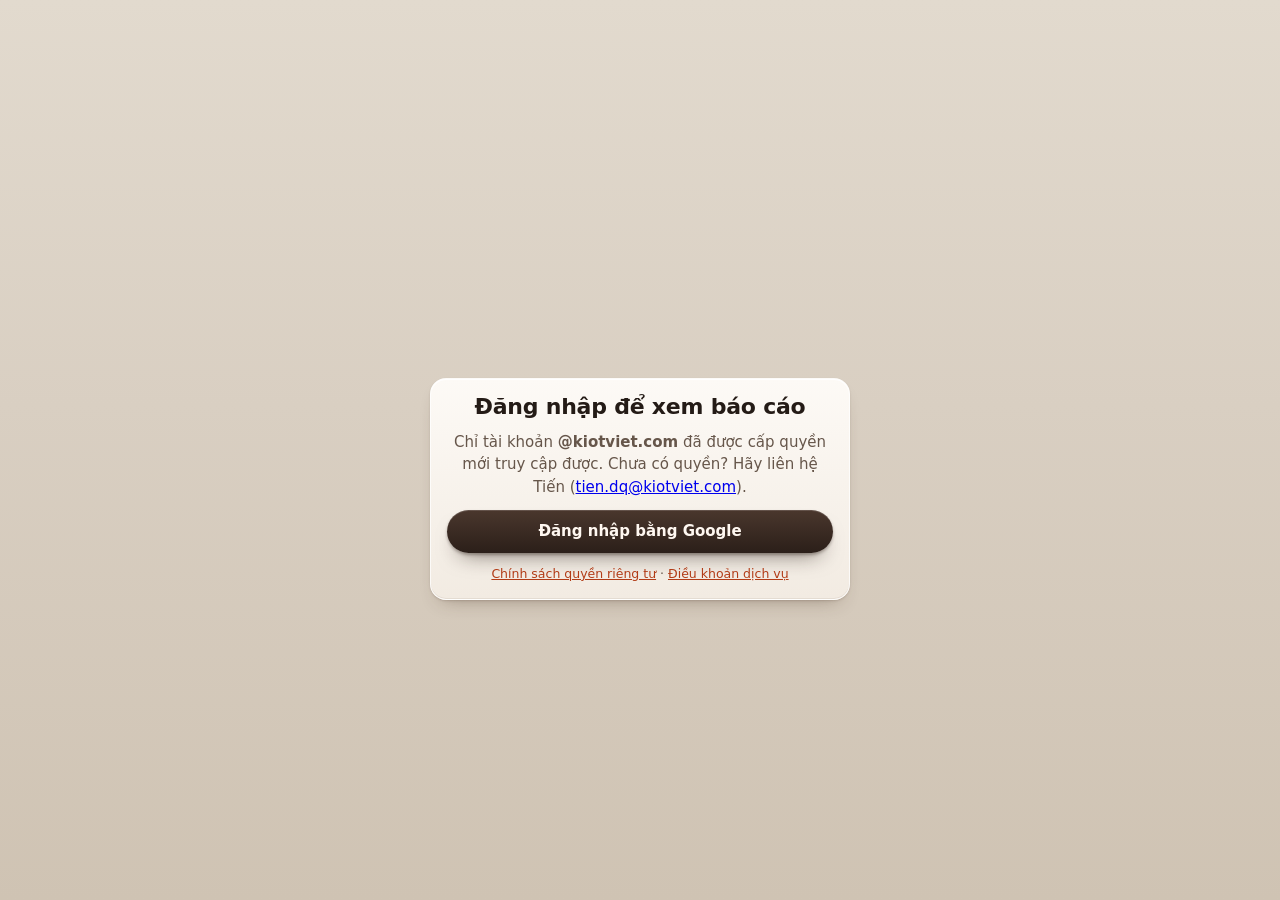
<file: index.html>
<!doctype html>
<html lang="vi" data-theme="soft">
<head>
  <meta charset="utf-8">
  <meta name="viewport" content="width=device-width, initial-scale=1, minimum-scale=1, viewport-fit=cover">
  <meta name="color-scheme" content="light dark">
  <meta name="theme-color" content="#2f231d">
  <meta name="mobile-web-app-capable" content="yes">
  <meta name="apple-mobile-web-app-capable" content="yes">
  <meta name="apple-mobile-web-app-title" content="Report SC">
  <title>Report SC ONLINE</title>
  <meta name="description" content="web-kov: báo cáo tiến độ KPI, theo dõi công việc và năng suất của đội ngũ chăm sóc khách hàng.">
  <link rel="icon" href="icons/favicon.png" type="image/png" sizes="64x64">
  <link rel="icon" href="icons/icon-192.png" type="image/png" sizes="192x192">
  <link rel="apple-touch-icon" href="icons/apple-touch-icon.png">
  <link rel="manifest" href="manifest.webmanifest">
  <link rel="stylesheet" href="css/styles.css">
  <link rel="stylesheet" href="css/layout-side.css">
  <link rel="stylesheet" href="css/theme-soft.css">
  <script>
    try { if (localStorage.getItem('tone') === 'pink') { document.documentElement.dataset.tone = 'pink'; document.querySelector('meta[name="theme-color"]')?.setAttribute('content', '#9e406a'); } } catch {}
    try { if (localStorage.getItem('nav') === 'mini') document.documentElement.dataset.nav = 'mini'; } catch {}
  </script>
  <script type="module" src="js/main.js"></script>
  <script>
    // Nếu sau 15 giây màn hình chờ vẫn còn (mạng lỗi/tải thiếu tệp), báo cho người dùng thay vì quay mãi.
    setTimeout(() => {
      const text = document.getElementById('boot-text');
      if (document.body.classList.contains('is-booting') && text) text.innerHTML = 'Tải lâu hơn bình thường. <a href="" onclick="location.reload();return false">Tải lại trang</a>';
    }, 15000);
  </script>
</head>
<body class="is-booting">
  <div id="boot" class="boot" role="status" aria-live="polite">
    <div class="boot__card">
      <div class="boot__logo" aria-hidden="true">
        <svg class="boot__ring" viewBox="0 0 100 100"><circle class="boot__track" cx="50" cy="50" r="44"/><circle class="boot__arc" cx="50" cy="50" r="44"/></svg>
        <img class="boot__bars" src="icons/mark.png" width="48" height="48" alt="">
      </div>
      <h2 class="boot__title">Report SC ONLINE</h2>
      <p class="boot__text" id="boot-text">Đang khởi động…</p>
      <ol class="boot__steps">
        <li class="boot__step"><i></i>Xác thực</li>
        <li class="boot__step"><i></i>Báo cáo KPI</li>
        <li class="boot__step"><i></i>Năng suất</li>
      </ol>
      <div class="boot__bar" aria-hidden="true"><span></span></div>
    </div>
  </div>
  <header class="topbar">
    <div class="topbar__inner">
      <div class="brand-group">
        <a class="brand" href="#/" data-tab="overview" title="Về màn hình chính" aria-label="Report SC ONLINE — về màn hình chính">
          <img class="brand__logo" src="icons/mark.png" width="32" height="32" alt="Report SC">
          <h1 class="brand__title">Report SC ONLINE</h1>
        </a>
      </div>
      <button id="nav-toggle" class="nav-toggle" type="button" aria-pressed="false" title="Thu gọn menu" aria-label="Thu gọn menu"><span aria-hidden="true">«</span></button>
      <nav class="tabs" id="tabs" aria-label="Điều hướng chính"></nav>
      <div class="topbar__actions">
        <button id="user" class="user" type="button" aria-haspopup="menu" aria-expanded="false" aria-controls="account-menu" title="Tài khoản và tuỳ chọn">
          <i class="user__avatar" id="user-avatar">☰</i><span id="user-email" class="user__email">Menu</span><span class="user__caret" aria-hidden="true">▾</span>
        </button>
      </div>
    </div>
  </header>

  <div id="refresh-bar" class="refresh-bar" role="status" hidden></div>
  <div id="welcome" class="welcome" hidden></div>
  <main id="view" class="container" aria-live="polite"></main>
  <div id="popmenu" class="menu" role="menu" hidden></div>
  <div id="account-menu" class="menu menu--account" role="menu" hidden>
    <p class="menu__who" id="menu-who">Chưa đăng nhập</p>
    <button id="settings-btn" class="menu__item" type="button" role="menuitem" data-tab="settings" hidden>⚙️ Thiết lập</button>
    <button id="reload-data" class="menu__item" type="button" role="menuitem" title="Đọc lại dữ liệu từ Google Sheet (bỏ bản đã lưu trong trình duyệt)" hidden>🔄 Làm mới dữ liệu</button>
    <button id="help" class="menu__item" type="button" role="menuitem">❓ Hướng dẫn sử dụng</button>
    <button id="pink-tone" class="menu__item" type="button" role="menuitemcheckbox" aria-checked="false">🌸 Giao diện tông hồng</button>
    <button id="logout" class="menu__item menu__item--danger" type="button" role="menuitem" hidden>⎋ Đăng xuất</button>
  </div>
  <aside id="coach" aria-live="polite"></aside>
  <nav class="bottom-nav" id="bottom-nav" aria-label="Điều hướng chính"></nav>
  <dialog id="detail" class="drawer" aria-label="Chi tiết nhân sự"></dialog>
</body>
</html>
</file>
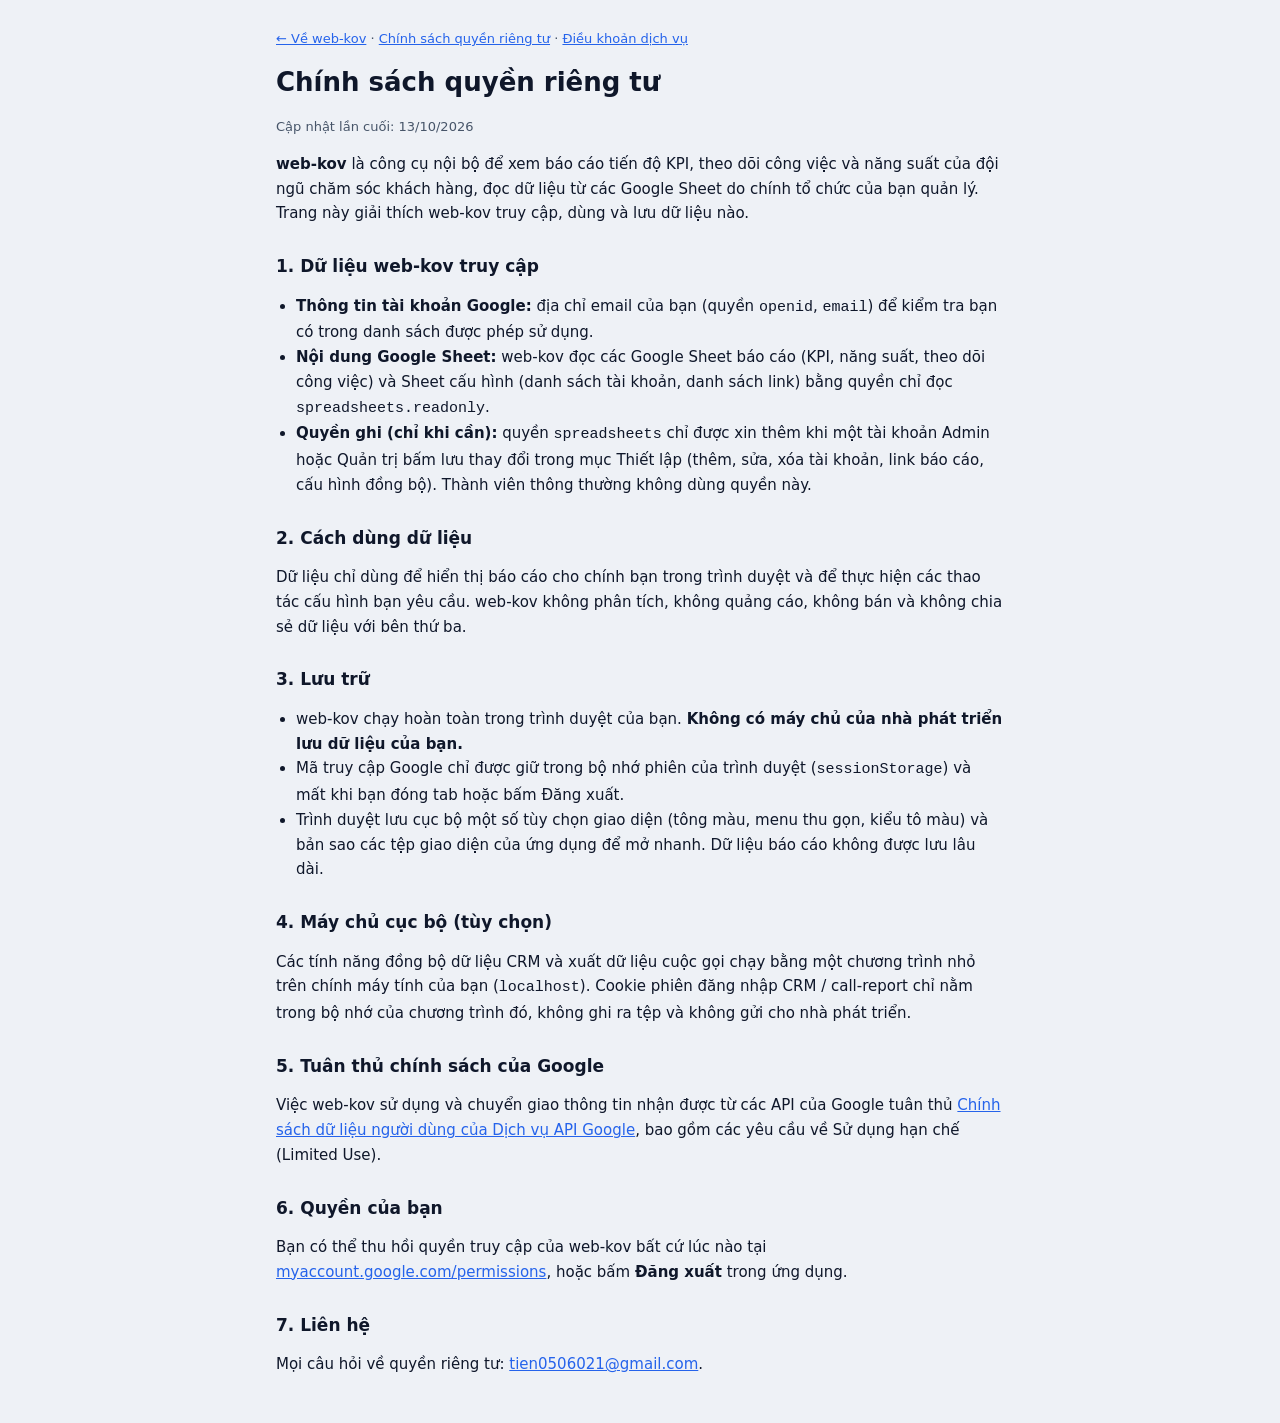
<file: privacy.html>
<!doctype html>
<html lang="vi">
<head>
  <meta charset="utf-8">
  <meta name="viewport" content="width=device-width, initial-scale=1">
  <meta name="color-scheme" content="light dark">
  <title>Chính sách quyền riêng tư · web-kov</title>
  <meta name="description" content="Chính sách quyền riêng tư của web-kov: dữ liệu truy cập, cách dùng và lưu trữ.">
  <link rel="stylesheet" href="css/styles.css">
  <style>
    .doc { max-width: 760px; margin: 0 auto; padding: 28px 16px 56px; display: grid; gap: 14px; }
    .doc h1 { font-size: 26px; margin: 0; }
    .doc h2 { font-size: 17px; margin: 14px 0 0; }
    .doc p, .doc li { line-height: 1.65; }
    .doc ul { margin: 0; padding-left: 20px; }
    .doc a { color: var(--accent); }
    .doc .meta { color: var(--muted); font-size: 13px; }
  </style>
</head>
<body>
  <main class="doc">
    <p class="meta"><a href="./">← Về web-kov</a> · <a href="privacy.html">Chính sách quyền riêng tư</a> · <a href="terms.html">Điều khoản dịch vụ</a></p>
    <h1>Chính sách quyền riêng tư</h1>
    <p class="meta">Cập nhật lần cuối: 13/10/2026</p>
    <p><strong>web-kov</strong> là công cụ nội bộ để xem báo cáo tiến độ KPI, theo dõi công việc và năng suất của đội ngũ chăm sóc khách hàng, đọc dữ liệu từ các Google Sheet do chính tổ chức của bạn quản lý. Trang này giải thích web-kov truy cập, dùng và lưu dữ liệu nào.</p>

    <h2>1. Dữ liệu web-kov truy cập</h2>
    <ul>
      <li><strong>Thông tin tài khoản Google:</strong> địa chỉ email của bạn (quyền <code>openid</code>, <code>email</code>) để kiểm tra bạn có trong danh sách được phép sử dụng.</li>
      <li><strong>Nội dung Google Sheet:</strong> web-kov đọc các Google Sheet báo cáo (KPI, năng suất, theo dõi công việc) và Sheet cấu hình (danh sách tài khoản, danh sách link) bằng quyền chỉ đọc <code>spreadsheets.readonly</code>.</li>
      <li><strong>Quyền ghi (chỉ khi cần):</strong> quyền <code>spreadsheets</code> chỉ được xin thêm khi một tài khoản Admin hoặc Quản trị bấm lưu thay đổi trong mục Thiết lập (thêm, sửa, xóa tài khoản, link báo cáo, cấu hình đồng bộ). Thành viên thông thường không dùng quyền này.</li>
    </ul>

    <h2>2. Cách dùng dữ liệu</h2>
    <p>Dữ liệu chỉ dùng để hiển thị báo cáo cho chính bạn trong trình duyệt và để thực hiện các thao tác cấu hình bạn yêu cầu. web-kov không phân tích, không quảng cáo, không bán và không chia sẻ dữ liệu với bên thứ ba.</p>

    <h2>3. Lưu trữ</h2>
    <ul>
      <li>web-kov chạy hoàn toàn trong trình duyệt của bạn. <strong>Không có máy chủ của nhà phát triển lưu dữ liệu của bạn.</strong></li>
      <li>Mã truy cập Google chỉ được giữ trong bộ nhớ phiên của trình duyệt (<code>sessionStorage</code>) và mất khi bạn đóng tab hoặc bấm Đăng xuất.</li>
      <li>Trình duyệt lưu cục bộ một số tùy chọn giao diện (tông màu, menu thu gọn, kiểu tô màu) và bản sao các tệp giao diện của ứng dụng để mở nhanh. Dữ liệu báo cáo không được lưu lâu dài.</li>
    </ul>

    <h2>4. Máy chủ cục bộ (tùy chọn)</h2>
    <p>Các tính năng đồng bộ dữ liệu CRM và xuất dữ liệu cuộc gọi chạy bằng một chương trình nhỏ trên chính máy tính của bạn (<code>localhost</code>). Cookie phiên đăng nhập CRM / call-report chỉ nằm trong bộ nhớ của chương trình đó, không ghi ra tệp và không gửi cho nhà phát triển.</p>

    <h2>5. Tuân thủ chính sách của Google</h2>
    <p>Việc web-kov sử dụng và chuyển giao thông tin nhận được từ các API của Google tuân thủ
      <a href="https://developers.google.com/terms/api-services-user-data-policy" rel="noopener">Chính sách dữ liệu người dùng của Dịch vụ API Google</a>, bao gồm các yêu cầu về Sử dụng hạn chế (Limited Use).</p>

    <h2>6. Quyền của bạn</h2>
    <p>Bạn có thể thu hồi quyền truy cập của web-kov bất cứ lúc nào tại
      <a href="https://myaccount.google.com/permissions" rel="noopener">myaccount.google.com/permissions</a>, hoặc bấm <strong>Đăng xuất</strong> trong ứng dụng.</p>

    <h2>7. Liên hệ</h2>
    <p>Mọi câu hỏi về quyền riêng tư: <a href="mailto:tien0506021@gmail.com">tien0506021@gmail.com</a>.</p>

  </main>
</body>
</html>
</file>
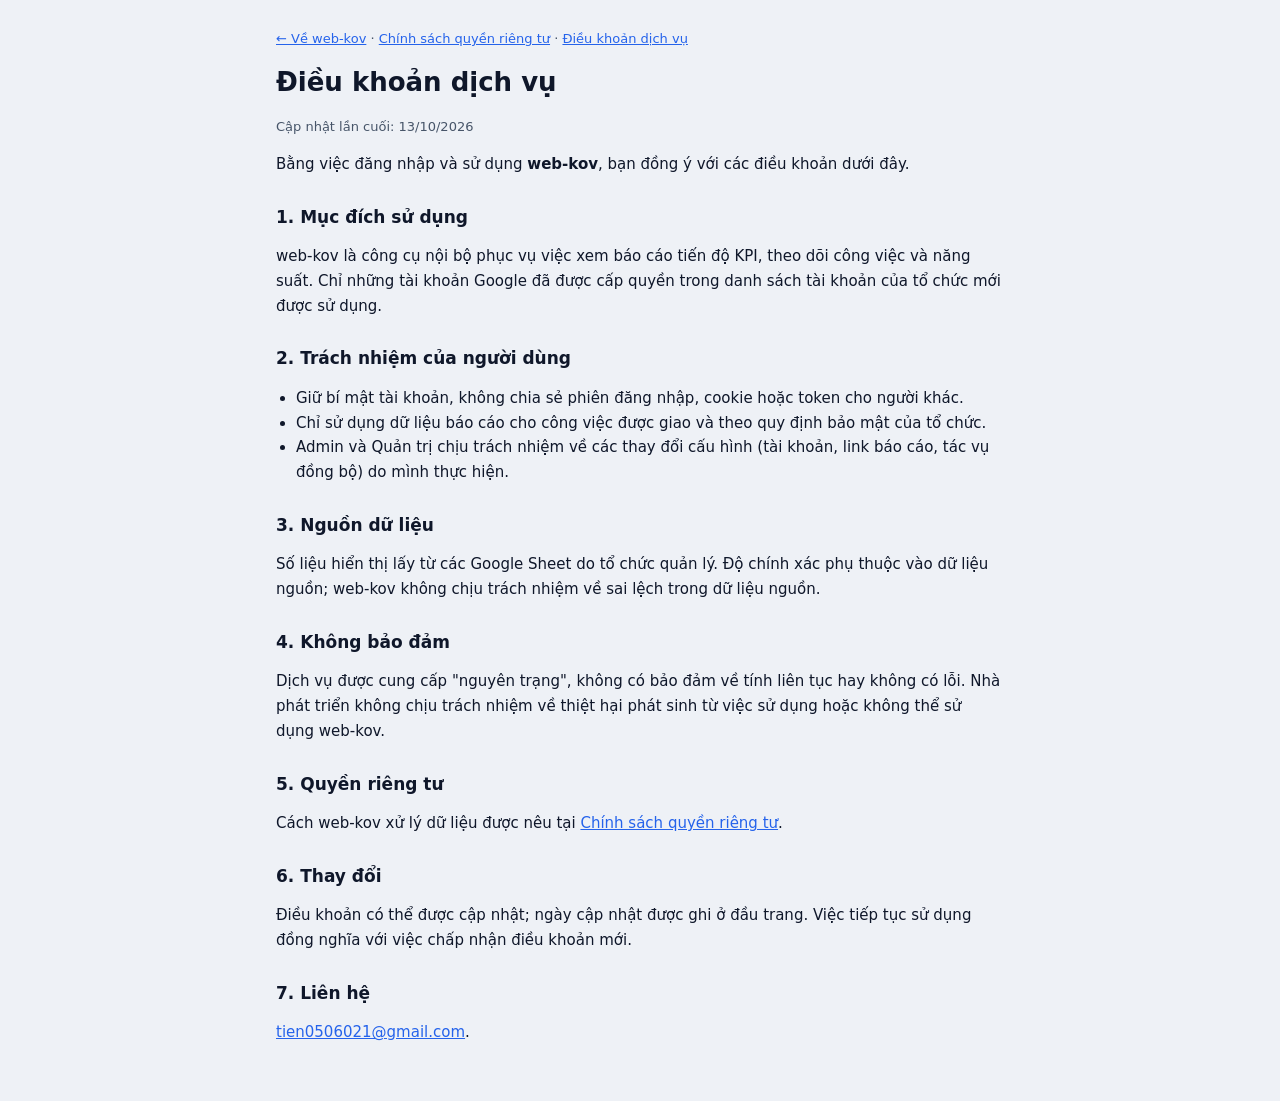
<file: terms.html>
<!doctype html>
<html lang="vi">
<head>
  <meta charset="utf-8">
  <meta name="viewport" content="width=device-width, initial-scale=1">
  <meta name="color-scheme" content="light dark">
  <title>Điều khoản dịch vụ · web-kov</title>
  <meta name="description" content="Điều khoản dịch vụ của web-kov.">
  <link rel="stylesheet" href="css/styles.css">
  <style>
    .doc { max-width: 760px; margin: 0 auto; padding: 28px 16px 56px; display: grid; gap: 14px; }
    .doc h1 { font-size: 26px; margin: 0; }
    .doc h2 { font-size: 17px; margin: 14px 0 0; }
    .doc p, .doc li { line-height: 1.65; }
    .doc ul { margin: 0; padding-left: 20px; }
    .doc a { color: var(--accent); }
    .doc .meta { color: var(--muted); font-size: 13px; }
  </style>
</head>
<body>
  <main class="doc">
    <p class="meta"><a href="./">← Về web-kov</a> · <a href="privacy.html">Chính sách quyền riêng tư</a> · <a href="terms.html">Điều khoản dịch vụ</a></p>
    <h1>Điều khoản dịch vụ</h1>
    <p class="meta">Cập nhật lần cuối: 13/10/2026</p>
    <p>Bằng việc đăng nhập và sử dụng <strong>web-kov</strong>, bạn đồng ý với các điều khoản dưới đây.</p>

    <h2>1. Mục đích sử dụng</h2>
    <p>web-kov là công cụ nội bộ phục vụ việc xem báo cáo tiến độ KPI, theo dõi công việc và năng suất. Chỉ những tài khoản Google đã được cấp quyền trong danh sách tài khoản của tổ chức mới được sử dụng.</p>

    <h2>2. Trách nhiệm của người dùng</h2>
    <ul>
      <li>Giữ bí mật tài khoản, không chia sẻ phiên đăng nhập, cookie hoặc token cho người khác.</li>
      <li>Chỉ sử dụng dữ liệu báo cáo cho công việc được giao và theo quy định bảo mật của tổ chức.</li>
      <li>Admin và Quản trị chịu trách nhiệm về các thay đổi cấu hình (tài khoản, link báo cáo, tác vụ đồng bộ) do mình thực hiện.</li>
    </ul>

    <h2>3. Nguồn dữ liệu</h2>
    <p>Số liệu hiển thị lấy từ các Google Sheet do tổ chức quản lý. Độ chính xác phụ thuộc vào dữ liệu nguồn; web-kov không chịu trách nhiệm về sai lệch trong dữ liệu nguồn.</p>

    <h2>4. Không bảo đảm</h2>
    <p>Dịch vụ được cung cấp "nguyên trạng", không có bảo đảm về tính liên tục hay không có lỗi. Nhà phát triển không chịu trách nhiệm về thiệt hại phát sinh từ việc sử dụng hoặc không thể sử dụng web-kov.</p>

    <h2>5. Quyền riêng tư</h2>
    <p>Cách web-kov xử lý dữ liệu được nêu tại <a href="privacy.html">Chính sách quyền riêng tư</a>.</p>

    <h2>6. Thay đổi</h2>
    <p>Điều khoản có thể được cập nhật; ngày cập nhật được ghi ở đầu trang. Việc tiếp tục sử dụng đồng nghĩa với việc chấp nhận điều khoản mới.</p>

    <h2>7. Liên hệ</h2>
    <p><a href="mailto:tien0506021@gmail.com">tien0506021@gmail.com</a>.</p>

  </main>
</body>
</html>
</file>
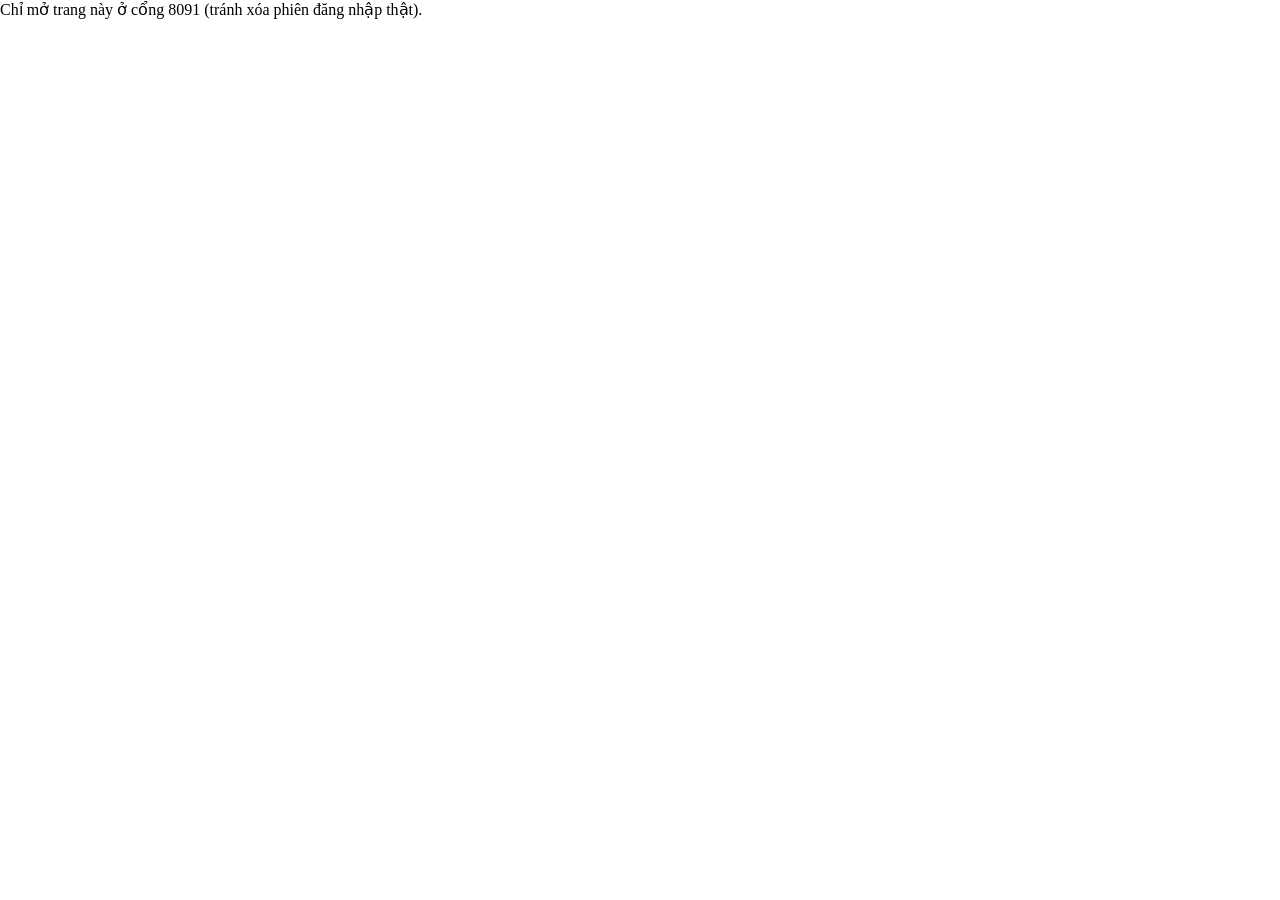
<file: tests/preview.html>
<!doctype html>
<html lang="vi"><head><meta charset="utf-8"><meta name="viewport" content="width=device-width, initial-scale=1"><title>Xem thử giao diện</title>
<style>html,body{margin:0;height:100%;overflow:hidden}iframe{border:0}</style></head>
<body><script type="module">
// Chỉ dùng trên máy phát triển: dựng web với phiên giả và dữ liệu bịa. ?tab=overview&tone=pink&role=member
// Mở ở cổng riêng (8091) vì trang này xóa phiên đăng nhập lưu trong trình duyệt của đúng địa chỉ đang mở.
if (location.port !== '8091') document.body.textContent = 'Chỉ mở trang này ở cổng 8091 (tránh xóa phiên đăng nhập thật).';
else {
  const root = new URL('../', location.href).href, q = new URLSearchParams(location.search);
  if (q.get('tone') === 'pink') localStorage.setItem('tone', 'pink'); else localStorage.removeItem('tone');
  const { bootApp } = await import(`${root}tests/app-harness.js`), { CONFIG } = await import(`${root}js/config.js`);
  // bootApp xóa các khóa kpi.* nên đánh dấu "đã xem hướng dẫn" bằng cách chặn tạm hàm xóa đúng khóa này
  const email = q.get('role') === 'member' ? 'an@kiotviet.com' : 'admin@kiotviet.com', seen = `kpi.tour1.${email}`;
  const remove = Storage.prototype.removeItem;
  localStorage.setItem(seen, '1');
  Storage.prototype.removeItem = function (k) { if (k !== seen) remove.call(this, k); };
  const app = await bootApp({ root, email, configId: CONFIG.configSheet });
  document.querySelector('iframe').style.cssText = 'width:100%;height:100%';
  await app.open(q.get('tab') || 'overview');
  // đóng hướng dẫn lần đầu và thẻ chào (hai thứ có thể hiện muộn nên thử vài lần)
  for (let i = 0; i < 12; i++) {
    await new Promise((r) => setTimeout(r, 300));
    app.doc.querySelector('.tour')?.remove();
    if (!q.has('welcome')) app.doc.querySelector('[data-welcome]:not([data-welcome="sla"])')?.click();
  }
  if (!q.has('coach')) app.doc.getElementById('coach')?.setAttribute('hidden', '');
  document.title = 'Xem thử: sẵn sàng';
}
</script></body></html>
</file>
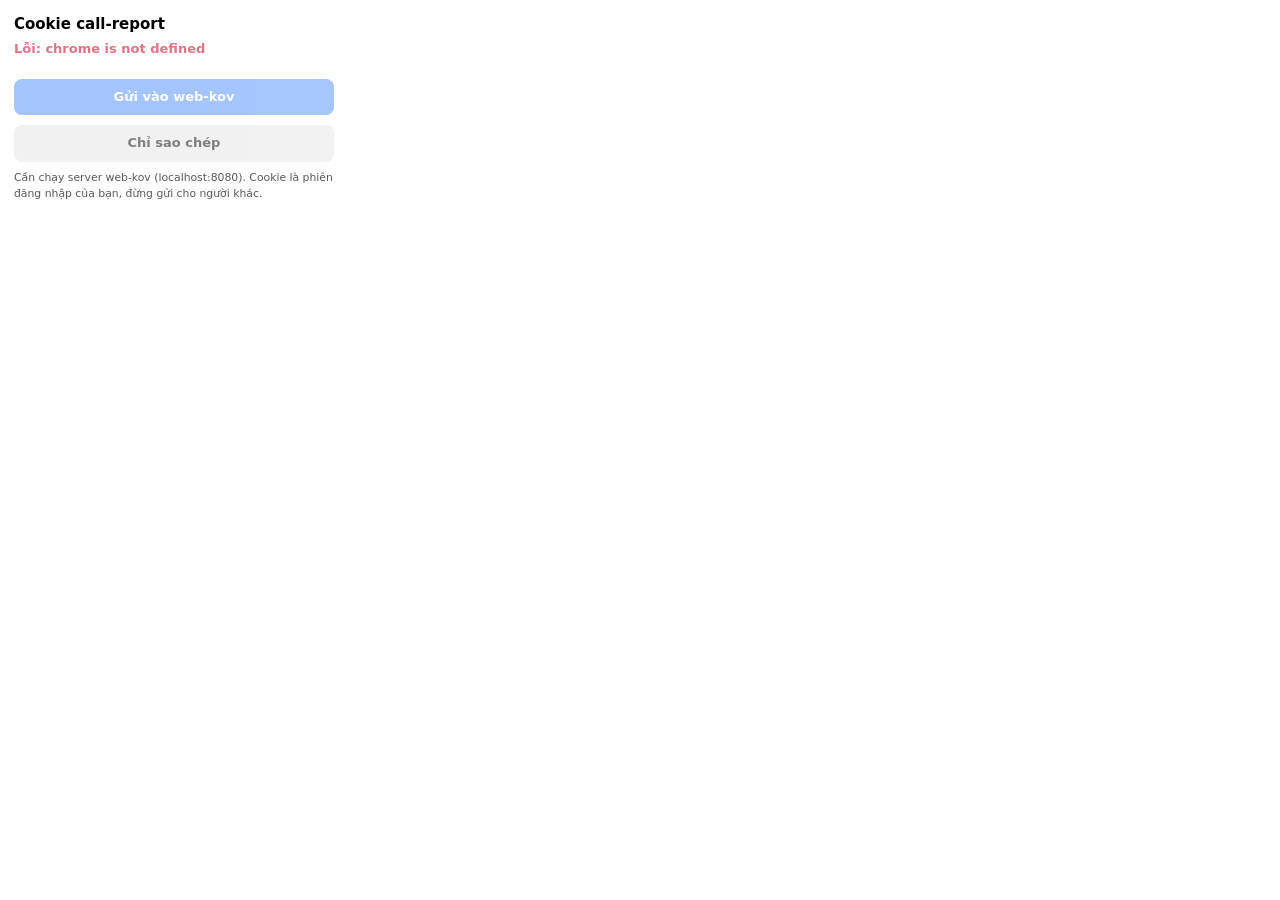
<file: extension/call-report-cookie/popup.html>
<!doctype html>
<html lang="vi">
<head>
  <meta charset="utf-8">
  <title>Lấy cookie call-report</title>
  <style>
    :root { color-scheme: light dark; font-family: system-ui, -apple-system, "Segoe UI", sans-serif; }
    body { width: 320px; margin: 0; padding: 14px; font-size: 13px; line-height: 1.45; }
    h1 { font-size: 15px; margin: 0 0 4px; }
    p { margin: 4px 0 10px; opacity: .75; }
    .box { padding: 8px 10px; border-radius: 8px; background: rgba(127,127,127,.14); word-break: break-all; font-family: ui-monospace, Menlo, monospace; font-size: 12px; }
    .ok { color: #0f9d77; font-weight: 600; } .bad { color: #d9455f; font-weight: 600; }
    button { width: 100%; margin-top: 10px; padding: 9px; border: 0; border-radius: 8px; background: #4c8dff; color: #fff; font: inherit; font-weight: 600; cursor: pointer; }
    button.ghost { background: rgba(127,127,127,.2); color: inherit; }
    button:disabled { opacity: .5; cursor: default; }
    small { display: block; margin-top: 8px; opacity: .65; }
  </style>
</head>
<body>
  <h1>Cookie call-report</h1>
  <p id="status" role="status">Đang kiểm tra…</p>
  <div class="box" id="preview" hidden></div>
  <button id="send" type="button" disabled>Gửi vào web-kov</button>
  <button id="copy" type="button" class="ghost" disabled>Chỉ sao chép</button>
  <small>Cần chạy server web-kov (localhost:8080). Cookie là phiên đăng nhập của bạn, đừng gửi cho người khác.</small>
  <script src="popup.js"></script>
</body>
</html>
</file>
<file: css/styles.css>
/* ---------- Tokens ---------- */
:root {
  --bg: #eef1f6; --surface: #ffffff; --surface-2: #f3f5f9; --border: #d3d9e4;
  --text: #0f172a; --muted: #475569;
  --accent: #2563eb; --accent-soft: #e3ecff; --btn: #2563eb;
  --good: #087f5b; --good-soft: #d3f4e6; --good-fill: #12b886;
  --warn: #b45309; --warn-soft: #fdecc8; --warn-fill: #f59f00;
  --bad: #c92a2a;  --bad-soft: #fde0e0;  --bad-fill: #f05252;
  --c1: #3b82f6; --c2: #12b886; --c3: #f59f00; --c4: #cbd5e1;
  --shadow: 0 1px 2px rgb(15 23 42 / .06), 0 2px 8px -2px rgb(15 23 42 / .08);
  --radius: 14px;
  --font: system-ui, -apple-system, "Segoe UI", Roboto, "Helvetica Neue", Arial, sans-serif;
}
:root[data-theme="dark"] {
  --bg: #0f1520; --surface: #172030; --surface-2: #1f2b3f; --border: #2b3a52;
  --text: #eaf0fa; --muted: #9aabc4;
  --accent: #7eb0ff; --accent-soft: #1d3052; --btn: #4c8dff;
  --good: #5eeac0; --good-soft: #123a30; --good-fill: #34c79b;
  --warn: #ffcf6b; --warn-soft: #3e3213; --warn-fill: #e6b043;
  --bad: #ff8fa3;  --bad-soft: #43202a;  --bad-fill: #ec6f87;
  --c1: #7eb0ff; --c2: #5eeac0; --c3: #ffd073; --c4: #5b6c88;
  --shadow: none;
}
@media (prefers-color-scheme: dark) {
  :root:not([data-theme="light"]) {
    --bg: #0f1520; --surface: #172030; --surface-2: #1f2b3f; --border: #2b3a52;
    --text: #eaf0fa; --muted: #9aabc4;
    --accent: #7eb0ff; --accent-soft: #1d3052; --btn: #4c8dff;
    --good: #5eeac0; --good-soft: #123a30; --good-fill: #34c79b;
    --warn: #ffcf6b; --warn-soft: #3e3213; --warn-fill: #e6b043;
    --bad: #ff8fa3;  --bad-soft: #43202a;  --bad-fill: #ec6f87;
    --c1: #7eb0ff; --c2: #5eeac0; --c3: #ffd073; --c4: #5b6c88;
    --shadow: none;
  }
}

/* ---------- Base ---------- */
*, *::before, *::after { box-sizing: border-box; }
html { -webkit-text-size-adjust: 100%; overscroll-behavior-y: none; -webkit-tap-highlight-color: transparent; }
body { margin: 0; color: var(--text); font: 15px/1.5 var(--font);
  background: radial-gradient(900px 320px at 50% -120px, var(--accent-soft), transparent), var(--bg); }
h1, h2, h3, p { margin: 0; }
button, select, input { font: inherit; color: inherit; }
:focus-visible { outline: 2px solid var(--accent); outline-offset: 2px; }
.visually-hidden { position: absolute; width: 1px; height: 1px; overflow: hidden; clip: rect(0 0 0 0); white-space: nowrap; }
.container { max-width: 1280px; margin: 0 auto; padding: 20px 16px 48px; display: grid; gap: 20px; }
.muted { color: var(--muted); }
.num { font-variant-numeric: tabular-nums; }

/* ---------- Topbar & tabs ---------- */
.topbar { position: sticky; top: 0; z-index: 10; background: color-mix(in srgb, var(--surface) 90%, transparent); backdrop-filter: blur(10px); border-bottom: 1px solid var(--border); }
.topbar__inner { max-width: 1280px; margin: 0 auto; padding: 12px 16px 4px; display: flex; justify-content: space-between; gap: 12px; align-items: center; }
.brand__title { font-size: 18px; font-weight: 700; }
.topbar__actions { display: flex; gap: 8px; }
.select, .icon-btn, .search { background: var(--surface-2); border: 1px solid var(--border); border-radius: 8px; padding: 6px 10px; }
.icon-btn { cursor: pointer; width: 36px; }
.tabs { max-width: 1280px; margin: 0 auto; padding: 0 8px; display: flex; gap: 4px; overflow-x: auto; scrollbar-width: none; }
.tab { padding: 10px 12px; border: 0; border-bottom: 2px solid transparent; background: none; color: var(--muted); cursor: pointer; white-space: nowrap; font-weight: 500; }
.tab[aria-current="page"] { color: var(--accent); border-color: var(--accent); background: var(--accent-soft); border-radius: 10px 10px 0 0; }

/* ---------- Cards & grid ---------- */
.grid { display: grid; gap: 16px; grid-template-columns: repeat(auto-fit, minmax(260px, 1fr)); }
.card { background: var(--surface); border: 1px solid var(--border); border-radius: var(--radius); padding: 16px; box-shadow: var(--shadow); display: grid; gap: 12px; align-content: start; }
.card__head { display: flex; justify-content: space-between; align-items: start; gap: 8px; }
.card__title { font-size: 14px; font-weight: 600; color: var(--muted); }
.card--link { cursor: pointer; text-align: left; }
.card--link:hover { border-color: var(--accent); }
.big { font-size: 32px; font-weight: 700; line-height: 1.1; }
.section-title { font-size: 16px; font-weight: 700; }
.notice { background: var(--warn-soft); color: var(--warn); border-radius: 8px; padding: 8px 12px; font-size: 13px; }
.kv { display: grid; grid-template-columns: 1fr auto; gap: 4px 12px; font-size: 14px; }
.kv dt { color: var(--muted); } .kv dd { margin: 0; text-align: right; font-weight: 600; }

/* ---------- Progress ---------- */
.bar { position: relative; height: 8px; background: var(--surface-2); border-radius: 99px; }
.bar__fill { position: absolute; inset: 0 auto 0 0; border-radius: 99px; background: var(--c1); }
.bar__mark { position: absolute; top: -3px; bottom: -3px; width: 2px; background: var(--text); opacity: .55; border-radius: 1px; }
.bar--good .bar__fill { background: var(--good-fill); } .bar--warn .bar__fill { background: var(--warn-fill); } .bar--bad .bar__fill { background: var(--bad-fill); }
.meter { display: grid; gap: 4px; min-width: 110px; }
.meter__label { display: flex; justify-content: flex-start; gap: 8px; font-size: 13px; }

/* ---------- Badges ---------- */
.badge { display: inline-block; padding: 2px 8px; border-radius: 99px; font-size: 12px; font-weight: 600; white-space: nowrap; }
.badge--good { background: var(--good-soft); color: var(--good); }
.badge--warn { background: var(--warn-soft); color: var(--warn); }
.badge--bad  { background: var(--bad-soft);  color: var(--bad); }
.badge--neutral { background: var(--surface-2); color: var(--muted); }

/* ---------- Toolbar & table ---------- */
.toolbar { display: flex; flex-wrap: wrap; gap: 12px; justify-content: space-between; align-items: center; }
.search { min-width: 220px; }
.table-wrap { overflow-x: auto; background: var(--surface); border: 1px solid var(--border); border-radius: var(--radius); box-shadow: var(--shadow); }
table { width: 100%; border-collapse: collapse; font-size: 14px; }
th, td { padding: 10px 12px; text-align: left; border-bottom: 1px solid var(--border); border-right: 1px solid var(--border); vertical-align: middle; }
th:last-child, td:last-child { border-right: 0; }
thead th { position: sticky; top: 0; background: var(--surface-2); font-size: 12.5px; color: var(--muted); font-weight: 600; white-space: nowrap; }
th button { all: unset; cursor: pointer; display: inline-flex; gap: 4px; align-items: center; }
th[aria-sort="ascending"] button::after { content: "▲"; font-size: 9px; }
th[aria-sort="descending"] button::after { content: "▼"; font-size: 9px; }
tbody tr { cursor: pointer; content-visibility: auto; contain-intrinsic-size: auto 56px; }
tbody tr:hover { background: var(--accent-soft); }
tbody tr:last-child td { border-bottom: 0; }
tfoot td { font-weight: 700; background: var(--surface-2); }
td.right, th.right { text-align: center; }   /* cột số căn giữa */
.person { display: grid; line-height: 1.3; white-space: nowrap; }
.person small { color: var(--muted); }
.sticky-col { position: sticky; left: 0; z-index: 2; background: inherit; }
thead .sticky-col { z-index: 3; }
tbody .sticky-col { background: var(--surface); }
tbody tr:hover .sticky-col { background: var(--accent-soft); }

/* ---------- Ranking ---------- */
.rank { display: grid; gap: 4px; padding: 0; margin: 0; list-style: none; }
.rank__item { all: unset; display: grid; width: 100%; box-sizing: border-box; grid-template-columns: 24px minmax(120px, 220px) 1fr 56px; gap: 12px; align-items: center; padding: 8px 6px; border-radius: 8px; cursor: pointer; }
.rank__item:hover { background: var(--accent-soft); }
.rank__name { overflow: hidden; text-overflow: ellipsis; white-space: nowrap; }
.chips { display: flex; gap: 6px; flex-wrap: wrap; }
.chip { border: 1px solid var(--border); background: var(--surface); border-radius: 99px; padding: 4px 12px; cursor: pointer; font-size: 13px; }
.chip[aria-pressed="true"] { background: var(--btn); border-color: var(--btn); color: #fff; }

/* ---------- Drawer ---------- */
.drawer { border: 0; padding: 0; margin: 0 0 0 auto; height: 100%; max-height: none; width: min(480px, 100%); background: var(--surface); color: var(--text); box-shadow: -8px 0 32px rgb(0 0 0 / .2); }
.drawer::backdrop { background: rgb(0 0 0 / .4); }
.drawer__body { padding: 20px; display: grid; gap: 20px; align-content: start; }
.drawer__head { display: flex; justify-content: space-between; gap: 12px; }

@media (max-width: 640px) {
  .rank__item { grid-template-columns: 20px 1fr 48px; }
  .rank__item .bar { grid-column: 2 / -1; grid-row: 2; }
  .search { width: 100%; }
}
@media (prefers-reduced-motion: no-preference) { .bar__fill { transition: width .4s ease; } }

/* ---------- Charts ---------- */
.chart { display: grid; gap: 8px; }
.chart svg { width: 100%; height: auto; }
.chart .s1 { fill: var(--c1); } .chart .s2 { fill: var(--c2); } .chart .s3 { fill: var(--c3); }
.axis { fill: var(--muted); font-size: 11px; }
.grid-line { stroke: var(--border); stroke-width: 1; }
.time-line { stroke: var(--text); stroke-width: 1.5; stroke-dasharray: 5 4; opacity: .7; }
.time-label { fill: var(--text); }
.legend { display: flex; flex-wrap: wrap; gap: 4px 16px; list-style: none; margin: 0; padding: 0; font-size: 13px; color: var(--muted); }
.swatch { display: inline-block; width: 10px; height: 10px; border-radius: 3px; margin-right: 6px; }
.swatch.s1, .stack__seg.s1 { background: var(--c1); } .swatch.s2, .stack__seg.s2 { background: var(--c2); }
.swatch.s3 { background: var(--c3); } .swatch.s4, .stack__seg.s4 { background: var(--c4); }
.stack-list { display: grid; gap: 8px; }
.stack-row { display: grid; grid-template-columns: minmax(80px, 150px) 1fr 70px; gap: 12px; align-items: center; font-size: 13px; }
.stack { display: flex; gap: 2px; height: 14px; border-radius: 99px; overflow: hidden; }
.stack__seg { min-width: 2px; }
.charts { display: grid; gap: 16px; grid-template-columns: repeat(auto-fit, minmax(340px, 1fr)); }
@media (max-width: 640px) { .charts { grid-template-columns: minmax(0, 1fr); } }

/* ---------- Login ---------- */
.login { max-width: 420px; margin: 12vh auto 0; text-align: center; }
.login .big { font-size: 22px; }
.btn { cursor: pointer; border: 0; border-radius: 10px; padding: 10px 16px; background: var(--btn); color: #fff; font-weight: 600; }
.btn:disabled { opacity: .6; cursor: progress; }
.icon-btn--text { width: auto; font-size: 13px; max-width: 220px; overflow: hidden; text-overflow: ellipsis; white-space: nowrap; }
[hidden] { display: none !important; }

/* ---------- Access ---------- */
.inline-form { display: flex; flex-wrap: wrap; gap: 8px; align-items: center; }
.inline-form input { flex: 1 1 200px; background: var(--surface-2); border: 1px solid var(--border); border-radius: 8px; padding: 8px 10px; }
.btn--ghost { background: var(--surface-2); color: var(--text); border: 1px solid var(--border); }
:root[data-theme="dark"] .btn--ghost { color: var(--text); }
.link-btn { all: unset; cursor: pointer; color: var(--accent); padding: 4px 6px; border-radius: 6px; }
.link-btn:hover { background: var(--accent-soft); } .link-btn--danger { color: var(--bad); }
tbody tr.static { cursor: default; } tbody tr.static:hover { background: none; }
@media (max-width: 640px) { .icon-btn--text { max-width: 110px; } }

/* ---------- Bottom nav (mobile) ---------- */
.bottom-nav { display: none; }
@media (max-width: 640px) {
  .tabs { display: none; }
  /* Khung ứng dụng: chỉ #view cuộn, thanh trên/dưới đứng yên — nên thanh địa chỉ của iPhone không co giãn và thanh dưới không bao giờ lệch. */
  html, body { height: 100%; overflow: hidden; }
  body { height: 100vh; height: 100dvh; display: flex; flex-direction: column; }
  .topbar { position: static; flex: none; }
  body > .container { flex: 1 1 auto; min-height: 0; overflow-y: auto; overflow-x: hidden; -webkit-overflow-scrolling: touch; overscroll-behavior: contain; align-content: start; grid-auto-rows: max-content; }
  .bottom-nav {
    display: flex; flex: none; position: static; z-index: 20;
    background: var(--surface); border-top: 1px solid var(--border);
    padding-bottom: env(safe-area-inset-bottom);
  }
  .bottom-nav:empty { display: none; }
  .bottom-nav__item {
    flex: 1; min-width: 0; display: grid; justify-items: center; gap: 2px; padding: 8px 2px 6px;
    border: 0; background: none; color: var(--muted); cursor: pointer; font-size: 11px;
  }
  .bottom-nav__item span { max-width: 100%; overflow: hidden; text-overflow: ellipsis; white-space: nowrap; }
  .bottom-nav__item[aria-current="page"] { color: var(--accent); font-weight: 600; }
}

/* ---------- Report ---------- */
.rank__item--static { cursor: default; } .rank__item--static:hover { background: none; }
.chart .line { fill: none; stroke-width: 2.5; stroke-linejoin: round; }
.chart .line.s1 { stroke: var(--c1); } .chart .line.s2 { stroke: var(--c2); } .chart .line.s3 { stroke: var(--c3); }
.chart .dot { stroke: var(--surface); stroke-width: 1.5; }
tbody tr.clickable { cursor: pointer; }
.day-table th, .day-table td { white-space: nowrap; padding: 8px 10px; }
.day-table tbody tr:nth-child(even) td { background: color-mix(in srgb, var(--surface-2) 45%, transparent); }
.day-table tfoot .sticky-col { background: var(--surface-2); }

/* ---------- Heat (năng suất thấp/cao) ---------- */
.heat-low  { background: color-mix(in srgb, var(--bad-fill) 42%, transparent) !important; }
.heat-mid  { background: color-mix(in srgb, var(--warn-fill) 40%, transparent) !important; }
.heat-good { background: color-mix(in srgb, var(--good-fill) 30%, transparent) !important; }
.heat-top  { background: color-mix(in srgb, var(--good-fill) 62%, transparent) !important; font-weight: 700; }
.swatch.heat-low, .swatch.heat-mid, .swatch.heat-good, .swatch.heat-top { width: 14px; border-radius: 3px; }
.heat-table th, .heat-table td { padding: 6px 8px; text-align: center; }
.heat-table td:first-child, .heat-table th:first-child { text-align: left; }
.day-table td.heat-low, .day-table td.heat-mid, .day-table td.heat-good, .day-table td.heat-top { background-clip: padding-box; }
.stack__seg.s3 { background: var(--c3); }

/* ---------- Thiết lập / CRM ---------- */
.code { margin: 0; padding: 10px 12px; background: var(--surface-2); border: 1px solid var(--border); border-radius: 10px; font: 12.5px/1.5 ui-monospace, SFMono-Regular, Menlo, monospace; white-space: pre-wrap; overflow-wrap: anywhere; }
.log { max-height: 280px; overflow: auto; }
.task-form { display: grid; gap: 8px; grid-template-columns: repeat(auto-fit, minmax(190px, 1fr)); align-items: center; }
.task-form input { background: var(--surface-2); border: 1px solid var(--border); border-radius: 8px; padding: 8px 10px; }
.brand-group { display: flex; align-items: center; gap: 10px; }
.task-form select { background: var(--surface-2); border: 1px solid var(--border); border-radius: 8px; padding: 8px 10px; }
.subtitle { font-size: 14px; font-weight: 600; margin: 4px 0 0; }
.call-form { display: grid; gap: 12px; }
.field { display: grid; gap: 4px; font-size: 13px; color: var(--muted); }
.field input, .field textarea { background: var(--surface-2); border: 1px solid var(--border); border-radius: 8px; padding: 8px 10px; color: var(--text); font: inherit; }
.field textarea { resize: vertical; font-family: ui-monospace, Menlo, monospace; }
.date-row { display: flex; flex-wrap: wrap; gap: 8px; align-items: center; }
.date-row input[type=date] { background: var(--surface-2); border: 1px solid var(--border); border-radius: 8px; padding: 7px 10px; color: var(--text); font: inherit; }
.date-row input:disabled { opacity: .5; }
.card--accent { border-color: var(--accent); background: linear-gradient(180deg, var(--accent-soft), var(--surface)); }
.overview-note { margin-top: -8px; font-size: 13px; }
.rate { display: inline-grid; line-height: 1.25; justify-items: end; }
td.right .rate { justify-items: center; }

/* ---------- Hiệu ứng màu: nền chuyển sắc, viền nhấn, ánh sáng nhẹ ---------- */
:root { --glow: color-mix(in srgb, var(--accent) 42%, transparent); }

.card {
  background: linear-gradient(155deg, color-mix(in srgb, var(--accent-soft) 75%, var(--surface)) 0%, var(--surface) 62%);
  border-color: color-mix(in srgb, var(--accent) 24%, var(--border));
  transition: border-color .2s ease, box-shadow .2s ease, transform .2s ease;
}
.card--accent { border-color: var(--accent); box-shadow: 0 10px 30px -16px var(--glow); }
.card--link:hover { border-color: var(--accent); box-shadow: 0 12px 30px -14px var(--glow); }

/* Vạch màu trên đầu mỗi thẻ số liệu, đổi tông theo thứ tự */
.grid > .card { position: relative; overflow: hidden; }
.grid > .card::before { content: ""; position: absolute; inset: 0 0 auto 0; height: 3px; background: linear-gradient(90deg, var(--c1), var(--c2)); opacity: .9; }
.grid > .card:nth-child(4n + 2)::before { background: linear-gradient(90deg, var(--c2), var(--c3)); }
.grid > .card:nth-child(4n + 3)::before { background: linear-gradient(90deg, var(--c3), var(--c1)); }
.grid > .card:nth-child(4n)::before { background: linear-gradient(90deg, var(--c1), var(--c3)); }

/* Số lớn chuyển sắc ở thẻ nổi bật */
.card--accent .big, .card--link .big {
  background: linear-gradient(90deg, var(--text) 35%, var(--accent)); -webkit-background-clip: text; background-clip: text; color: transparent;
}

/* Thanh tiến độ: chuyển sắc + phát sáng */
.bar { box-shadow: inset 0 1px 2px rgb(0 0 0 / .14); }
.bar__fill { background: linear-gradient(90deg, color-mix(in srgb, var(--c1) 70%, #fff), var(--c1)); box-shadow: 0 0 10px -2px var(--c1); }
.bar--good .bar__fill { background: linear-gradient(90deg, color-mix(in srgb, var(--good-fill) 65%, #fff), var(--good-fill)); box-shadow: 0 0 10px -2px var(--good-fill); }
.bar--warn .bar__fill { background: linear-gradient(90deg, color-mix(in srgb, var(--warn-fill) 65%, #fff), var(--warn-fill)); box-shadow: 0 0 10px -2px var(--warn-fill); }
.bar--bad .bar__fill { background: linear-gradient(90deg, color-mix(in srgb, var(--bad-fill) 65%, #fff), var(--bad-fill)); box-shadow: 0 0 10px -2px var(--bad-fill); }

/* Nhãn trạng thái */
.badge { box-shadow: 0 0 0 1px color-mix(in srgb, currentColor 30%, transparent); }
.badge--good, .badge--warn, .badge--bad { box-shadow: 0 0 0 1px color-mix(in srgb, currentColor 30%, transparent), 0 0 14px -5px currentColor; }

/* Nút, nút lọc, tab */
.btn, .chip[aria-pressed="true"] { background: linear-gradient(135deg, var(--btn), color-mix(in srgb, var(--btn) 62%, var(--c2))); }
.btn:hover:not(:disabled), .chip[aria-pressed="true"] { box-shadow: 0 6px 16px -8px var(--glow); }
.btn--ghost { background: var(--surface-2); }
.chip:hover { border-color: var(--accent); }
.tab[aria-current="page"] { background: linear-gradient(180deg, transparent, var(--accent-soft)); box-shadow: 0 2px 0 var(--accent), 0 8px 14px -10px var(--glow); }
.topbar { box-shadow: 0 10px 26px -20px var(--glow); }

/* Bảng */
thead th { background: linear-gradient(180deg, color-mix(in srgb, var(--accent-soft) 65%, var(--surface-2)), var(--surface-2)); }
tbody tr:hover { background: linear-gradient(90deg, var(--accent-soft), transparent 85%); }
tbody tr:hover .sticky-col { background: var(--accent-soft); }
.table-wrap { border-color: color-mix(in srgb, var(--accent) 20%, var(--border)); }

/* Biểu đồ: bóng đổ màu theo từng chuỗi, thanh xếp chồng có vệt sáng */
.chart rect.s1 { filter: drop-shadow(0 3px 5px color-mix(in srgb, var(--c1) 45%, transparent)); }
.chart rect.s2 { filter: drop-shadow(0 3px 5px color-mix(in srgb, var(--c2) 45%, transparent)); }
.chart rect.s3 { filter: drop-shadow(0 3px 5px color-mix(in srgb, var(--c3) 45%, transparent)); }
.chart .line.s1 { filter: drop-shadow(0 3px 5px color-mix(in srgb, var(--c1) 55%, transparent)); }
.chart .line.s2 { filter: drop-shadow(0 3px 5px color-mix(in srgb, var(--c2) 55%, transparent)); }
.chart .line.s3 { filter: drop-shadow(0 3px 5px color-mix(in srgb, var(--c3) 55%, transparent)); }
.stack__seg { background-image: linear-gradient(180deg, rgb(255 255 255 / .3), transparent 65%); }
.swatch { box-shadow: 0 0 8px -2px currentColor; }

/* Ngăn chi tiết */
.drawer { background: linear-gradient(170deg, color-mix(in srgb, var(--accent-soft) 60%, var(--surface)), var(--surface) 45%); }

@media (prefers-reduced-motion: reduce) { .card, .card--link:hover { transition: none; transform: none; } }
.table-wrap td.num { white-space: nowrap; }

/* ---------- Nút Thiết lập / Đăng xuất dễ nhận biết ---------- */
.pill { display: inline-flex; align-items: center; gap: 7px; padding: 8px 14px; border-radius: 99px; border: 1px solid transparent; font-weight: 600; font-size: 13px; cursor: pointer; white-space: nowrap; transition: box-shadow .2s ease, background .2s ease, color .2s ease, filter .2s ease; }
.pill[hidden] { display: none; }
.pill:hover { filter: brightness(1.08); }
.pill--primary { color: #fff; background: linear-gradient(135deg, var(--btn), color-mix(in srgb, var(--btn) 55%, var(--c2))); box-shadow: 0 6px 16px -8px var(--glow); }
.pill--primary:hover { box-shadow: 0 8px 20px -8px var(--glow); }
.pill--danger { color: var(--bad); background: var(--bad-soft); border-color: color-mix(in srgb, var(--bad) 45%, transparent); }
.pill--danger:hover { color: #fff; background: linear-gradient(135deg, var(--bad), color-mix(in srgb, var(--bad) 70%, #000)); border-color: transparent; box-shadow: 0 8px 18px -10px var(--bad); }
.user { display: inline-flex; align-items: center; gap: 8px; max-width: 220px; padding: 3px 12px 3px 3px; border-radius: 99px; background: var(--surface-2); border: 1px solid var(--border); font-size: 12.5px; color: var(--muted); }
.user[hidden] { display: none; }
.user span { overflow: hidden; text-overflow: ellipsis; white-space: nowrap; }
.user__avatar { display: grid; place-items: center; width: 26px; height: 26px; flex: none; border-radius: 50%; font-style: normal; font-weight: 700; font-size: 13px; color: #fff; background: linear-gradient(135deg, var(--c1), var(--c2)); }
.topbar__actions { flex-wrap: wrap; justify-content: flex-end; align-items: center; }
@media (max-width: 640px) {
  .user { display: none; }              /* tên đăng nhập xem ở gợi ý (tooltip) của nút Đăng xuất */
  .pill span { display: none; }
  .pill { padding: 9px; }
  .brand__title { white-space: nowrap; font-size: 16px; }
  .topbar__actions { flex-wrap: nowrap; gap: 6px; }
  .topbar__actions .select { max-width: 138px; padding-inline: 8px; }
}
/* Điện thoại: hàng 1 = tên + các nút, hàng 2 = chọn tháng (không để thanh trên rộng hơn màn hình) */
@media (max-width: 640px) {
  .topbar__inner { flex-wrap: wrap; gap: 8px 6px; padding-bottom: 8px; }
  .brand-group { flex: 1 1 auto; min-width: 0; }
  .topbar__actions { display: flex; }
  .topbar__actions > .select { order: 3; flex: 1 1 0; min-width: 0; max-width: none; }
  .topbar__actions > #help { order: 3; }
}

/* Kiểu "Thanh màu" trong bảng: con số + thanh mảnh */
.cell-bar { display: grid; gap: 5px; justify-items: center; min-width: 88px; }
.cell-bar .bar { width: 100%; height: 6px; }
.cell-bar .bar__mark { top: -2px; bottom: -2px; }

/* ---------- Biểu đồ tròn ---------- */
.donut { display: grid; grid-template-columns: minmax(130px, 170px) 1fr; gap: 18px; align-items: center; }
.donut svg { width: 100%; height: auto; transform: none; }
.donut__track { fill: none; stroke: var(--surface-2); stroke-width: 15; }
.donut__arc { fill: none; stroke-width: 15; stroke-linecap: butt; transform: rotate(-90deg); transform-origin: 60px 60px; transition: stroke-width .15s ease; }
.donut__arc:hover { stroke-width: 18; }
.donut__arc.s1 { stroke: var(--c1); filter: drop-shadow(0 2px 4px color-mix(in srgb, var(--c1) 45%, transparent)); }
.donut__arc.s2 { stroke: var(--c2); filter: drop-shadow(0 2px 4px color-mix(in srgb, var(--c2) 45%, transparent)); }
.donut__arc.s3 { stroke: var(--c3); filter: drop-shadow(0 2px 4px color-mix(in srgb, var(--c3) 45%, transparent)); }
.donut__arc.s4 { stroke: var(--c4); }
.donut__value { fill: var(--text); font-size: 17px; font-weight: 700; }
.donut__label { fill: var(--muted); font-size: 8.5px; }
.donut__legend { list-style: none; margin: 0; padding: 0; display: grid; gap: 8px; font-size: 13px; }
.donut__legend li { display: grid; grid-template-columns: 12px 1fr auto auto; gap: 8px; align-items: center; }
.donut__legend .swatch { margin: 0; }
@media (max-width: 520px) { .donut { grid-template-columns: 1fr; justify-items: center; } .donut__legend { width: 100%; } }
.login__legal { font-size: 12.5px; }
.login__legal a { color: var(--accent); }

/* ---------- Màn hình chờ khi đăng nhập / tải dữ liệu ---------- */
body.is-booting { overflow: hidden; }
body.is-booting .topbar, body.is-booting #view, body.is-booting .bottom-nav { visibility: hidden; }
.boot { position: fixed; inset: 0; z-index: 100; display: grid; place-items: center; padding: 24px;
  background: radial-gradient(700px 420px at 20% 10%, color-mix(in srgb, var(--accent) 22%, transparent), transparent),
              radial-gradient(640px 420px at 85% 90%, color-mix(in srgb, #a78bfa 22%, transparent), transparent), var(--bg); }
.boot[hidden] { display: none; }
.boot__card { width: min(340px, 100%); text-align: center; animation: boot-in .5s ease both; }
.boot__logo { position: relative; width: 104px; height: 104px; margin: 0 auto 18px; display: grid; place-items: center; color: var(--accent); }
.boot__ring { position: absolute; inset: 0; width: 100%; height: 100%; transform: rotate(-90deg); animation: boot-spin 1.6s linear infinite; }
.boot__track { fill: none; stroke: var(--border); stroke-width: 6; }
.boot__arc { fill: none; stroke: var(--accent); stroke-width: 6; stroke-linecap: round; stroke-dasharray: 90 187; filter: drop-shadow(0 0 6px var(--glow)); }
.boot__bars { animation: boot-pulse 1.6s ease-in-out infinite; }
.boot__title { margin: 0 0 4px; font-size: 1.3rem; background: linear-gradient(90deg, var(--accent), #a78bfa); -webkit-background-clip: text; background-clip: text; color: transparent; }
.boot__text { margin: 0 0 18px; color: var(--muted, #64748b); min-height: 1.4em; }
.boot__steps { list-style: none; margin: 0 0 18px; padding: 0; display: flex; justify-content: center; gap: 14px; font-size: .78rem; color: var(--muted, #64748b); }
.boot__step { display: flex; align-items: center; gap: 6px; opacity: .55; transition: opacity .3s; }
.boot__step i { width: 8px; height: 8px; border-radius: 50%; background: var(--border); transition: background .3s, transform .3s; }
.boot__step.is-active { opacity: 1; color: var(--text); }
.boot__step.is-active i { background: var(--accent); animation: boot-pulse 1s ease-in-out infinite; }
.boot__step.is-done { opacity: 1; }
.boot__step.is-done i { background: #22c55e; }
.boot__bar { height: 4px; border-radius: 4px; background: var(--border); overflow: hidden; }
.boot__bar span { display: block; height: 100%; width: 40%; border-radius: 4px; background: linear-gradient(90deg, var(--accent), #a78bfa); animation: boot-slide 1.3s ease-in-out infinite; }
@keyframes boot-spin { to { transform: rotate(270deg); } }
@keyframes boot-pulse { 50% { transform: scale(1.12); opacity: .8; } }
@keyframes boot-slide { 0% { transform: translateX(-100%); } 100% { transform: translateX(260%); } }
@keyframes boot-in { from { opacity: 0; transform: translateY(8px); } }
@media (prefers-reduced-motion: reduce) {
  .boot__ring, .boot__bars, .boot__bar span, .boot__step.is-active i, .boot__card { animation: none; }
  .boot__bar span { width: 100%; }
}

/* ---------- Chào mừng, chia sẻ với quản lý, hướng dẫn lần đầu ---------- */
.welcome { position: fixed; inset: 0; z-index: 90; display: grid; place-items: center; padding: 20px;
  background: color-mix(in srgb, var(--bg) 55%, transparent); backdrop-filter: blur(8px); animation: boot-in .35s ease both; }
.welcome[hidden] { display: none; }
.welcome__card { position: relative; overflow: hidden; width: min(420px, 100%); text-align: center; padding: 30px 24px 22px;
  background: var(--surface); border: 1px solid var(--border); border-radius: 22px; box-shadow: 0 30px 70px -28px var(--glow); }
.welcome__card::before { content: ""; position: absolute; inset: 0 0 auto; height: 6px; background: linear-gradient(90deg, var(--good-fill), var(--accent)); }
.welcome__card.is-warn::before { background: linear-gradient(90deg, var(--warn-fill), #fb923c); }
.welcome__card.is-bad::before { background: linear-gradient(90deg, var(--bad-fill), #a78bfa); }
.welcome__icon { font-size: 52px; line-height: 1; animation: welcome-pop .7s cubic-bezier(.2,1.6,.4,1) both; }
.welcome__hello { margin: 12px 0 2px; color: var(--muted); font-size: .85rem; }
.welcome__title { margin: 0 0 8px; font-size: 1.4rem; }
.welcome__text { margin: 0 0 14px; color: var(--text); line-height: 1.5; }
.welcome__stat { display: flex; justify-content: center; gap: 12px; margin: 0 0 16px; }
.welcome__stat div { min-width: 120px; padding: 10px 14px; border-radius: 14px; background: var(--surface-2); }
.welcome__stat dt { font-size: .75rem; color: var(--muted); }
.welcome__stat dd { margin: 2px 0 0; font-size: 1.4rem; font-weight: 700; }
.is-good .welcome__stat dd { color: var(--good); } .is-warn .welcome__stat dd { color: var(--warn); } .is-bad .welcome__stat dd { color: var(--bad); }
.welcome__actions { display: flex; flex-wrap: wrap; justify-content: center; gap: 10px; }
.welcome__confetti { position: absolute; inset: 0; pointer-events: none; }
.welcome__confetti i { position: absolute; top: -10px; left: calc(var(--i) * 4.2%); width: 8px; height: 14px; border-radius: 2px;
  background: hsl(calc(var(--i) * 37) 85% 62%); animation: confetti 2.6s ease-in calc(var(--i) * 70ms) 1 both; }
@keyframes confetti { to { transform: translateY(460px) rotate(540deg); opacity: 0; } }
@keyframes welcome-pop { from { transform: scale(.3) rotate(-20deg); opacity: 0; } }

.msg__form { display: flex; gap: 10px; align-items: flex-end; margin: 12px 0 6px; }
.msg__input { flex: 1; min-width: 0; resize: vertical; background: var(--surface-2); border: 1px solid var(--border); border-radius: 12px; padding: 10px 12px; color: var(--text); font: inherit; }
.msg__input:focus { outline: 2px solid var(--accent); outline-offset: 1px; }
.msg__hint { font-size: 12px; margin: 4px 0 0; }
.msgs { display: grid; gap: 10px; }
.msg { background: var(--surface); border: 1px solid var(--border); border-radius: 14px; padding: 12px 14px; }
.msg__head { display: flex; flex-wrap: wrap; align-items: center; gap: 8px; font-size: 13px; }
.msg__text { margin: 6px 0 0; white-space: pre-wrap; overflow-wrap: anywhere; }
.msg__tag { margin-left: auto; padding: 2px 8px; border-radius: 99px; font-size: 11px; }
.msg__tag.is-new { background: var(--warn-soft); color: var(--warn); } .msg__tag.is-done { background: var(--good-soft); color: var(--good); }
.msg__reply { margin-top: 10px; padding: 8px 12px; border-left: 3px solid var(--accent); background: var(--accent-soft); border-radius: 0 10px 10px 0; font-size: 14px; }
.msg__reply p { margin: 4px 0 0; white-space: pre-wrap; overflow-wrap: anywhere; }
@media (max-width: 640px) { .msg__form { flex-direction: column; align-items: stretch; } }

.tour { position: fixed; inset: 0; z-index: 95; }
.tour__spot { position: fixed; border-radius: 12px; box-shadow: 0 0 0 9999px rgba(10, 16, 30, .62), 0 0 0 3px var(--accent); transition: all .25s ease; pointer-events: none; }
.tour__tip { position: fixed; padding: 14px 16px; background: var(--surface); border: 1px solid var(--border); border-radius: 16px; box-shadow: 0 20px 50px -20px rgba(0,0,0,.5); transition: all .25s ease; }
.tour__count { margin: 0; font-size: 11px; color: var(--muted); }
.tour__title { margin: 2px 0 6px; font-size: 1.05rem; }
.tour__text { margin: 0 0 12px; font-size: 14px; line-height: 1.5; }
.tour__actions { display: flex; justify-content: space-between; gap: 8px; }
@media (prefers-reduced-motion: reduce) { .welcome, .welcome__icon, .welcome__confetti i, .tour__spot, .tour__tip { animation: none; transition: none; } .welcome__confetti { display: none; } }
.task-note { max-width: 260px; white-space: normal; overflow-wrap: anywhere; }

/* Top 3 KPI tổng: chỉ đánh dấu ô tên */
td.top { background-image: linear-gradient(90deg, var(--medal), transparent 90%); box-shadow: inset 4px 0 0 var(--medal-line); }
td.sticky-col.top { background-image: linear-gradient(90deg, var(--medal), var(--medal)); background-color: var(--surface); }
.top--1 { --medal: color-mix(in srgb, #fbbf24 26%, transparent); --medal-line: #f59e0b; }
.top--2 { --medal: color-mix(in srgb, #94a3b8 26%, transparent); --medal-line: #94a3b8; }
.top--3 { --medal: color-mix(in srgb, #d97706 20%, transparent); --medal-line: #c2773a; }
.medal { display: inline-block; }
.top--1 .medal { animation: crown-bob 2.4s ease-in-out infinite; }
@keyframes crown-bob { 50% { transform: translateY(-2px) rotate(-8deg); } }
@media (prefers-reduced-motion: reduce) { .top--1 .medal { animation: none; } }

/* ---------- Không cho nội dung rộng hơn màn hình (iPhone sẽ thu nhỏ trang và làm thanh dưới lệch) ---------- */
html, body { max-width: 100%; overflow-x: clip; }
.container { width: 100%; }
.container > *, .grid > *, .charts > *, .card > * { min-width: 0; }
.grid { grid-template-columns: repeat(auto-fit, minmax(min(260px, 100%), 1fr)); }
.charts { grid-template-columns: repeat(auto-fit, minmax(min(340px, 100%), 1fr)); }
@media (max-width: 640px) { .charts { grid-template-columns: minmax(0, 1fr); } .search { min-width: 0; width: 100%; } }

/* Điện thoại: cột tên cố định phải đủ hẹp để còn chỗ cho số liệu, và nằm trên các ô cuộn qua */
@media (max-width: 640px) {
  .table-wrap td.sticky-col, .table-wrap th.sticky-col { max-width: 148px; min-width: 110px; }
  .sticky-col .person strong { white-space: normal; overflow-wrap: anywhere; }
  .cell-bar { position: relative; z-index: 0; }
}

/* ---------- Logo KiotViet ---------- */
.brand { display: flex; align-items: center; gap: 10px; }
.brand__logo { width: 32px; height: 32px; flex: none; object-fit: contain; border-radius: 50%; }
.boot__bars { width: 48px; height: 48px; object-fit: contain; }

/* ---------- Điện thoại: thu gọn thanh khi cuộn, kéo để tải lại ---------- */
@media (max-width: 640px) {
  .topbar { transition: margin-top .25s ease; }
  .bottom-nav { transition: margin-bottom .25s ease; }
  body.is-compact .topbar { margin-top: calc(var(--topbar-h, 0px) * -1); }
  body.is-compact .bottom-nav { margin-bottom: calc(var(--nav-h, 0px) * -1); }
}
.ptr { position: fixed; left: 50%; top: calc(var(--topbar-h, 56px) + 8px); z-index: 30; display: flex; align-items: center; gap: 8px;
  padding: 8px 14px; border-radius: 99px; background: var(--surface); border: 1px solid var(--border); box-shadow: 0 8px 24px -10px var(--glow);
  font-size: 13px; color: var(--muted); transform: translate(-50%, calc(var(--pull, 0px) - 40px)); pointer-events: none; }
.ptr[hidden] { display: none; }
.ptr__icon { display: inline-block; transition: transform .2s ease; font-weight: 700; }
.ptr.is-ready { color: var(--accent); border-color: var(--accent); }
.ptr.is-loading .ptr__icon { animation: boot-spin 1s linear infinite; }
@media (prefers-reduced-motion: reduce) { .topbar, .bottom-nav { transition: none; } .ptr.is-loading .ptr__icon { animation: none; } }

/* Thông số ở Tổng quan: nhỏ gọn hơn */
.grid { gap: 12px; grid-template-columns: repeat(auto-fit, minmax(min(220px, 100%), 1fr)); }
.grid > .card { padding: 13px 14px; gap: 8px; }
.grid > .card .big { font-size: 24px; }
.grid > .card .card__title { font-size: 13px; }
.grid > .card .kv { font-size: 13px; gap: 3px 10px; }
.grid > .card .muted { font-size: 12.5px; }
@media (max-width: 640px) { .grid > .card .big { font-size: 22px; } }

/* Logo bấm được: về màn hình chính */
a.brand { color: inherit; text-decoration: none; border-radius: 10px; padding: 2px 6px 2px 2px; transition: background .15s ease; }
a.brand:hover { background: var(--accent-soft); }
a.brand:focus-visible { outline: 2px solid var(--accent); outline-offset: 2px; }
a.brand, a.brand:hover, a.brand:visited, a.brand:focus, a.brand *, a.brand:hover * { text-decoration: none; }
:root[data-theme="dark"] a.brand .brand__title { color: #fff; }
@media (prefers-color-scheme: dark) { :root:not([data-theme="light"]) a.brand .brand__title { color: #fff; } }
@media (max-width: 640px) { a.brand { min-width: 0; } .brand__title { overflow: hidden; text-overflow: ellipsis; font-size: 15px; } }

/* Bảng KPI: chỉ số (con số) to và đậm, tỷ lệ % nhỏ lại */
.rate strong { font-size: 16px; font-weight: 700; letter-spacing: -.01em; }
.rate small { font-size: 11px; opacity: .85; }
.cell-bar > :first-child:not(.rate) { font-size: 15px; font-weight: 700; }
td.num .cell-bar .rate, td .cell-bar .rate { justify-items: center; }

/* ---------- Giao diện sáng: màu đậm, rõ nét; bỏ ánh sáng/chuyển sắc dành cho nền tối ---------- */
:root[data-theme="light"] body { background: var(--bg); }
:root[data-theme="light"] .card { background: var(--surface); border-color: var(--border); box-shadow: var(--shadow); }
:root[data-theme="light"] .card--accent { background: var(--surface); border-color: var(--accent); box-shadow: 0 0 0 1px var(--accent), var(--shadow); }
:root[data-theme="light"] .card--link:hover { border-color: var(--accent); box-shadow: 0 6px 16px -6px rgb(15 23 42 / .22); transform: none; }
:root[data-theme="light"] .card--accent .big, :root[data-theme="light"] .card--link .big { background: none; color: var(--text); -webkit-text-fill-color: currentColor; }
:root[data-theme="light"] .bar__fill { background: var(--c1); box-shadow: none; }
:root[data-theme="light"] .bar--good .bar__fill { background: var(--good-fill); box-shadow: none; }
:root[data-theme="light"] .bar--warn .bar__fill { background: var(--warn-fill); box-shadow: none; }
:root[data-theme="light"] .bar--bad .bar__fill { background: var(--bad-fill); box-shadow: none; }
:root[data-theme="light"] .btn, :root[data-theme="light"] .chip[aria-pressed="true"] { background: var(--btn); color: #fff; }
:root[data-theme="light"] .btn:hover:not(:disabled), :root[data-theme="light"] .chip[aria-pressed="true"] { box-shadow: none; }
:root[data-theme="light"] .btn:hover:not(:disabled) { filter: brightness(1.08); }
:root[data-theme="light"] .pill--primary, :root[data-theme="light"] .pill--primary:hover { background: var(--btn); box-shadow: none; }
:root[data-theme="light"] .tab[aria-current="page"] { background: transparent; box-shadow: 0 2px 0 var(--accent); color: var(--accent); }
:root[data-theme="light"] .topbar { box-shadow: 0 1px 0 var(--border); }
:root[data-theme="light"] thead th { background: var(--surface-2); }
:root[data-theme="light"] tbody tr:hover { background: #eaf0fb; }
:root[data-theme="light"] .chart rect.s1, :root[data-theme="light"] .chart rect.s2, :root[data-theme="light"] .chart rect.s3, :root[data-theme="light"] .chart .line.s1, :root[data-theme="light"] .chart .line.s2, :root[data-theme="light"] .chart .line.s3, :root[data-theme="light"] .donut__arc.s1, :root[data-theme="light"] .donut__arc.s2, :root[data-theme="light"] .donut__arc.s3 { filter: none; }
:root[data-theme="light"] .stack__seg { background-image: none; }
:root[data-theme="light"] .drawer { background: var(--surface); }
:root[data-theme="light"] .welcome__card { box-shadow: 0 24px 60px -24px rgb(15 23 42 / .35); }
:root[data-theme="light"] .boot { background: var(--bg); }
:root[data-theme="light"] .boot__title { background: none; color: var(--accent); -webkit-text-fill-color: currentColor; }
:root[data-theme="light"] .boot__arc { filter: none; }
:root[data-theme="light"] .boot__bar span { background: var(--accent); }
:root[data-theme="light"] .grid > .card::before { opacity: 1; }
@media (prefers-color-scheme: light) {
  :root:not([data-theme]) body { background: var(--bg); }
  :root:not([data-theme]) .card { background: var(--surface); border-color: var(--border); box-shadow: var(--shadow); }
  :root:not([data-theme]) .card--accent { background: var(--surface); border-color: var(--accent); box-shadow: 0 0 0 1px var(--accent), var(--shadow); }
  :root:not([data-theme]) .card--link:hover { border-color: var(--accent); box-shadow: 0 6px 16px -6px rgb(15 23 42 / .22); transform: none; }
  :root:not([data-theme]) .card--accent .big, :root:not([data-theme]) .card--link .big { background: none; color: var(--text); -webkit-text-fill-color: currentColor; }
  :root:not([data-theme]) .bar__fill { background: var(--c1); box-shadow: none; }
  :root:not([data-theme]) .bar--good .bar__fill { background: var(--good-fill); box-shadow: none; }
  :root:not([data-theme]) .bar--warn .bar__fill { background: var(--warn-fill); box-shadow: none; }
  :root:not([data-theme]) .bar--bad .bar__fill { background: var(--bad-fill); box-shadow: none; }
  :root:not([data-theme]) .btn, :root:not([data-theme]) .chip[aria-pressed="true"] { background: var(--btn); color: #fff; }
  :root:not([data-theme]) .btn:hover:not(:disabled), :root:not([data-theme]) .chip[aria-pressed="true"] { box-shadow: none; }
  :root:not([data-theme]) .btn:hover:not(:disabled) { filter: brightness(1.08); }
  :root:not([data-theme]) .pill--primary, :root:not([data-theme]) .pill--primary:hover { background: var(--btn); box-shadow: none; }
  :root:not([data-theme]) .tab[aria-current="page"] { background: transparent; box-shadow: 0 2px 0 var(--accent); color: var(--accent); }
  :root:not([data-theme]) .topbar { box-shadow: 0 1px 0 var(--border); }
  :root:not([data-theme]) thead th { background: var(--surface-2); }
  :root:not([data-theme]) tbody tr:hover { background: #eaf0fb; }
  :root:not([data-theme]) .chart rect.s1, :root:not([data-theme]) .chart rect.s2, :root:not([data-theme]) .chart rect.s3, :root:not([data-theme]) .chart .line.s1, :root:not([data-theme]) .chart .line.s2, :root:not([data-theme]) .chart .line.s3, :root:not([data-theme]) .donut__arc.s1, :root:not([data-theme]) .donut__arc.s2, :root:not([data-theme]) .donut__arc.s3 { filter: none; }
  :root:not([data-theme]) .stack__seg { background-image: none; }
  :root:not([data-theme]) .drawer { background: var(--surface); }
  :root:not([data-theme]) .welcome__card { box-shadow: 0 24px 60px -24px rgb(15 23 42 / .35); }
  :root:not([data-theme]) .boot { background: var(--bg); }
  :root:not([data-theme]) .boot__title { background: none; color: var(--accent); -webkit-text-fill-color: currentColor; }
  :root:not([data-theme]) .boot__arc { filter: none; }
  :root:not([data-theme]) .boot__bar span { background: var(--accent); }
  :root:not([data-theme]) .grid > .card::before { opacity: 1; }
}

/* Bảng nhân sự ở Tổng quan: tô màu chữ thay vì tô cả ô (dễ đọc hơn) */
.table--text td.heat-low, .table--text td.heat-mid, .table--text td.heat-good, .table--text td.heat-top { background: none !important; font-weight: 700; }
.table--text td.heat-low { color: var(--bad); }
.table--text td.heat-mid { color: var(--warn); }
.table--text td.heat-good, .table--text td.heat-top { color: var(--good); }
.table--text td.heat-low .muted, .table--text td.heat-mid .muted, .table--text td.heat-good .muted, .table--text td.heat-top .muted { color: inherit; opacity: .75; }
.legend--text .swatch.heat-low { background: var(--bad) !important; }
.legend--text .swatch.heat-mid { background: var(--warn-fill) !important; }
.legend--text .swatch.heat-good, .legend--text .swatch.heat-top { background: var(--good-fill) !important; }

/* Dải "báo cáo cập nhật lúc" nổi bật */
.updated { display: flex; flex-wrap: wrap; align-items: center; gap: 4px 10px; padding: 10px 14px; border-radius: 12px; border: 1px solid; font-size: 14px; }
.updated svg { flex: none; }
.updated__time { font-size: 17px; font-weight: 800; letter-spacing: -.01em; }
.updated__rel { padding: 1px 9px; border-radius: 99px; font-size: 12px; font-weight: 700; background: color-mix(in srgb, currentColor 16%, transparent); }
.updated__hint { margin-left: auto; font-size: 12.5px; font-weight: 600; }
.updated.is-fresh { color: var(--good); background: var(--good-soft); border-color: color-mix(in srgb, var(--good) 40%, transparent); }
.updated.is-stale { color: var(--warn); background: var(--warn-soft); border-color: color-mix(in srgb, var(--warn) 45%, transparent); }
.updated__label { color: var(--text); opacity: .8; }
@media (max-width: 640px) { .updated__hint { margin-left: 0; flex-basis: 100%; } .updated__time { font-size: 16px; } }

/* Bảng "Đầy đủ": mỗi chỉ số tách thành nhiều cột */
.table--full th, .table--full td { padding: 6px 8px; white-space: nowrap; }
.table--full thead th { text-align: center; }
.table--full th.group-head { border-bottom: 1px solid var(--border); font-weight: 700; color: var(--text); }
.table--full th.sub-head button { font-size: 12px; font-weight: 600; }
.table--full .grp { border-left: 2px solid var(--border); }
.table--full td.strong { font-weight: 700; }
.table--full td.is-done { color: var(--good); font-weight: 700; }
.table--full .cell-bar { min-width: 70px; }
.table--full td .person { white-space: nowrap; }

/* Tiêu đề cột "Nhân sự" cố định phải đặc (không trong suốt) để các cột cuộn qua không lộ chữ */
.table-wrap thead th.sticky-col { position: sticky; left: 0; z-index: 5; background: var(--surface-2); background-image: none; }
.table-wrap thead th:not(.sticky-col) { position: relative; z-index: 1; }
:root[data-theme="dark"] .table-wrap thead th.sticky-col { background: color-mix(in srgb, var(--accent-soft) 40%, var(--surface-2)); }
@media (prefers-color-scheme: dark) { :root:not([data-theme]) .table-wrap thead th.sticky-col { background: color-mix(in srgb, var(--accent-soft) 40%, var(--surface-2)); } }

/* Bảng công của nhân sự */
.timesheet > summary { cursor: pointer; display: flex; align-items: center; gap: 10px; list-style: none; }
.timesheet > summary::-webkit-details-marker { display: none; }
.timesheet > summary::before { content: "▸"; color: var(--accent); transition: transform .15s ease; }
.timesheet[open] > summary::before { transform: rotate(90deg); }
.timesheet .table-wrap { margin-top: 10px; max-height: 360px; overflow: auto; }
.timesheet__table th, .timesheet__table td { padding: 6px 10px; white-space: nowrap; }
.timesheet__table tr.is-off td { color: var(--muted); }
.timesheet__table tr.is-weekend td { background: color-mix(in srgb, var(--surface-2) 70%, transparent); }
.timesheet__table tr.is-work .timesheet__mark { color: var(--good); }
.timesheet__table tfoot td { border-top: 2px solid var(--border); background: var(--surface-2); }

/* Bộ lọc bảng nhân sự: mỗi ô có nhãn rõ ràng, gọn trên một hàng */
.filters { display: flex; flex-wrap: wrap; align-items: flex-end; gap: 10px 14px; }
.filters--view { padding-top: 10px; border-top: 1px dashed var(--border); }
.filter { display: grid; gap: 4px; min-width: 0; }
.filter > span { font-size: 11.5px; font-weight: 600; color: var(--muted); text-transform: uppercase; letter-spacing: .03em; }
.filter--grow { flex: 1 1 220px; }
.filter .search, .filter .select { width: 100%; min-width: 0; height: 36px; }
.filters__clear { align-self: flex-end; height: 36px; white-space: nowrap; }
.table-hint { font-size: 12.5px; margin-top: 8px; }
@media (max-width: 640px) { .filter { flex: 1 1 calc(50% - 8px); } .filter--grow { flex-basis: 100%; } .filters--view .filter { flex-basis: auto; } }

/* ---------- Hội thoại: danh sách bên trái, tin nhắn bên phải ---------- */
.bottom-nav__icon { position: relative; display: inline-flex; }
.msg { display: flex; }
.msg.is-mine { justify-content: flex-end; }
.msg__bubble { max-width: min(78%, 520px); padding: 8px 12px; border-radius: 14px 14px 14px 4px; background: var(--surface); border: 1px solid var(--border); }
.msg.is-mine .msg__bubble { border-radius: 14px 14px 4px 14px; background: var(--accent); border-color: var(--accent); color: #fff; }
.msg__who { display: block; font-size: 12px; font-weight: 700; color: var(--accent); margin-bottom: 2px; }
.msg__role { font-style: normal; font-weight: 600; font-size: 10.5px; padding: 1px 6px; border-radius: 99px; background: var(--good-soft); color: var(--good); }
.msg__text { margin: 0; white-space: pre-wrap; overflow-wrap: anywhere; }
.msg__time { display: block; margin-top: 2px; font-size: 10.5px; opacity: .7; text-align: right; }
@media (max-width: 640px) {
}

/* Cửa sổ chi tiết nhân sự rộng hơn để bảng công hiển thị đầy đủ */
.drawer { width: min(980px, 100%); }
.drawer__body { grid-template-columns: repeat(auto-fit, minmax(300px, 1fr)); }
.drawer__body > .drawer__head, .drawer__body > .timesheet, .drawer__body > .table-wrap, .drawer__body > .chart-card, .drawer__body > .card.chart, .drawer__body > dl.kv.card { grid-column: 1 / -1; }
.timesheet .table-wrap { max-height: none; }

/* Thanh báo đang dùng dữ liệu đã lưu */
.refresh-bar { flex: none; padding: 8px 16px; text-align: center; font-size: 13px; font-weight: 600; color: var(--warn); background: var(--warn-soft); border-bottom: 1px solid color-mix(in srgb, var(--warn) 35%, transparent); cursor: pointer; }
.refresh-bar[hidden] { display: none; }
.card__action { justify-self: start; margin-top: 4px; }

/* Bảng chia data */
.divide-table th, .divide-table td { padding: 7px 10px; white-space: nowrap; }
.divide-table td.strong { font-weight: 700; }
.divide-table tfoot td { border-top: 2px solid var(--border); background: var(--surface-2); font-weight: 600; }
.day-table tr.group-row td { background: var(--surface-2); font-style: italic; }
.day-table tr.group-row .person small { font-style: normal; }

/* Bảng phân bổ theo ngày: đủ cả tháng, cố định cột Nhân sự (trái) và cột Tổng (phải) */
.day-table th:last-child, .day-table td:last-child { position: sticky; right: 0; z-index: 2; background: var(--surface); box-shadow: -1px 0 0 var(--border); font-weight: 700; }
.day-table thead th:last-child { background: var(--surface-2); z-index: 5; }
.day-table tfoot td:last-child, .day-table tr.group-row td:last-child { background: var(--surface-2); }
.day-table td.sticky-col, .day-table th.sticky-col { box-shadow: 1px 0 0 var(--border); }
.table-wrap .day-table thead th:last-child { position: sticky; right: 0; z-index: 5; }
/* Hàng chẵn tô nền mờ: cột cố định phải đặc để các cột cuộn qua không lộ chữ */
.day-table tbody tr:nth-child(even) td.sticky-col, .day-table tbody tr:nth-child(even) td:last-child { background: color-mix(in srgb, var(--surface-2) 45%, var(--surface)); }

/* Báo cáo SLA */
.sla-stat--bad .big { color: var(--bad); } .sla-stat--warn .big { color: var(--warn); } .sla-stat--good .big { color: var(--good); }
.sla-age { display: grid; gap: 8px; }
.sla-age__row { display: grid; grid-template-columns: 110px 1fr 70px; align-items: center; gap: 12px; font-size: 14px; }
.sla-age__row strong { text-align: right; }
.sla-table th, .sla-table td { padding: 8px 12px; white-space: nowrap; }
.sla-table td.strong { font-weight: 700; }
.sla-table tfoot td { border-top: 2px solid var(--border); background: var(--surface-2); font-weight: 600; }
.sla-row--late td { background: color-mix(in srgb, var(--bad-soft) 55%, transparent); }
.sla-row--soon td { background: color-mix(in srgb, var(--warn-soft) 55%, transparent); }
.kv .is-bad { color: var(--bad); } .kv .is-warn { color: var(--warn); }
.notice--good { background: var(--good-soft); color: var(--good); }

/* Popup chào mừng: số data trễ / sắp trễ SLA */
.welcome__sla { display: grid; grid-template-columns: 1fr 1fr; gap: 10px; margin: 0 0 14px; padding: 12px; border-radius: 14px; border: 1px solid var(--border); background: var(--surface-2); text-align: center; }
.welcome__sla.has-late { border-color: color-mix(in srgb, var(--bad) 50%, transparent); background: var(--bad-soft); }
.welcome__sla.has-soon { border-color: color-mix(in srgb, var(--warn) 50%, transparent); background: var(--warn-soft); }
.welcome__sla.is-clear { border-color: color-mix(in srgb, var(--good) 45%, transparent); background: var(--good-soft); }
.welcome__sla small { display: block; font-size: .75rem; color: var(--muted); }
.welcome__sla strong { display: block; margin-top: 2px; font-size: 1.5rem; font-weight: 800; }
.welcome__sla strong.is-bad { color: var(--bad); } .welcome__sla strong.is-warn { color: var(--warn); }
.welcome__sla p { grid-column: 1 / -1; margin: 0; font-size: .85rem; }

/* Ma trận SLA nhân sự × ngày */
.sla-cell--late { background: color-mix(in srgb, var(--bad-soft) 80%, transparent); color: var(--bad); font-weight: 700; }
.sla-cell--soon { background: color-mix(in srgb, var(--warn-soft) 80%, transparent); color: var(--warn); font-weight: 700; }
.sla-matrix thead th { text-align: right; } .sla-matrix thead th.sticky-col { text-align: left; }
.sla-left { font-size: 11px; font-weight: 600; }
.sla-rate { font-size: .55em; font-weight: 700; padding: 2px 8px; border-radius: 99px; vertical-align: middle; background: color-mix(in srgb, currentColor 14%, transparent); }
.sla-pct--bad { color: var(--bad); font-weight: 600; } .sla-pct--warn { color: var(--warn); font-weight: 600; }
.welcome__sla em { display: block; font-style: normal; font-size: .75rem; color: var(--muted); }

/* Tiêu đề cột của mọi bảng căn giữa */
table thead th, table thead th.right, table thead th.sticky-col, .sla-matrix thead th, .sla-matrix thead th.sticky-col { text-align: center; }
table thead th button { justify-content: center; text-align: center; }

/* Bảng thống kê bấm tiêu đề để sắp xếp */
table.sortable thead th { cursor: pointer; user-select: none; }
table.sortable thead th[colspan] { cursor: default; }
table.sortable thead th:hover { color: var(--text); }
table.sortable thead th[aria-sort="ascending"]::after { content: " ▲"; font-size: 9px; color: var(--accent); }
table.sortable thead th[aria-sort="descending"]::after { content: " ▼"; font-size: 9px; color: var(--accent); }

/* Báo cáo Customer Info (PBI) */
.cinfo-filters .filters { align-items: flex-end; }
.filter__range { display: flex; gap: 6px; } .filter__range .search { min-width: 0; width: 138px; height: 36px; }
.cinfo-top { display: grid; grid-template-columns: 1fr minmax(260px, 340px); gap: 16px; align-items: stretch; }
.cinfo-kpis { display: grid; grid-template-columns: repeat(4, 1fr); gap: 0; padding: 0; overflow: hidden; }
.cinfo-kpi { padding: 14px 10px; text-align: center; border-right: 1px solid var(--border); display: grid; align-content: center; gap: 6px; }
.cinfo-kpi:last-child { border-right: 0; }
.cinfo-kpi h3 { margin: 0; font-size: 13px; font-weight: 600; }
.cinfo-kpi__v { margin: 0; font-size: 2.4rem; font-weight: 800; line-height: 1; }
.cinfo-kpi__v.is-bad { color: var(--bad); } .cinfo-kpi__v.is-good { color: var(--good); }
.cinfo-gauge { text-align: center; } .cinfo-gauge .card__title { text-align: center; }
.gauge { width: 100%; max-width: 280px; margin: 0 auto; }
.gauge__track { fill: none; stroke: var(--surface-2); stroke-width: 22; stroke-linecap: butt; }
.gauge__fill { fill: none; stroke-width: 22; }
.gauge__fill--good { stroke: var(--good-fill); } .gauge__fill--warn { stroke: var(--warn-fill); } .gauge__fill--bad { stroke: var(--bad-fill); }
.gauge__target { stroke: var(--text); stroke-width: 3; }
.gauge__value { font-size: 20px; font-weight: 800; fill: var(--text); } .gauge__min, .gauge__max { font-size: 10px; fill: var(--muted); }
.cinfo-table th, .cinfo-table td { padding: 8px 12px; white-space: nowrap; text-align: center; }
.cinfo-table td.sticky-col { text-align: left; }
.cinfo-table tfoot td { border-top: 2px solid var(--border); background: var(--surface-2); font-weight: 700; }
.cinfo-pct { font-weight: 700; } .cinfo-pct--good { color: var(--good); } .cinfo-pct--warn { color: var(--warn); } .cinfo-pct--bad { color: var(--bad); }
@media (max-width: 760px) { .cinfo-top { grid-template-columns: 1fr; } .cinfo-kpis { grid-template-columns: repeat(2, 1fr); } .cinfo-kpi:nth-child(2) { border-right: 0; } .cinfo-kpi:nth-child(-n+2) { border-bottom: 1px solid var(--border); } }
.cinfo-kpi__p { margin: 0; font-size: 13px; font-weight: 700; color: var(--muted); } .cinfo-kpi__p span { font-weight: 500; font-size: 11.5px; }
.cinfo-table td strong { display: block; } .cinfo-rate { display: block; font-size: 11px; color: var(--muted); }
/* Khối chỉ số không kéo giãn theo chiều cao đồng hồ (tránh khoảng trống) */
.cinfo-top { align-items: start; }
.cinfo-gauge .gauge { max-width: 230px; }
/* 4 chỉ số xếp 2×2 để cao ngang đồng hồ: không còn khoảng trống */
.cinfo-top { align-items: stretch; }
.cinfo-kpis { grid-template-columns: repeat(2, 1fr); grid-auto-rows: 1fr; }
.cinfo-kpi { border-right: 0; border-bottom: 0; }
.cinfo-kpi:nth-child(odd) { border-right: 1px solid var(--border); }
.cinfo-kpi:nth-child(-n+2) { border-bottom: 1px solid var(--border); }
.cinfo-gauge { display: grid; align-content: center; justify-items: center; }
.cinfo-gauge .gauge { max-width: 260px; }

/* Việc cần làm hôm nay */
.todo__list { list-style: none; margin: 0; padding: 0; display: grid; gap: 8px; }
.todo__item { display: grid; grid-template-columns: 28px 1fr auto; align-items: center; gap: 10px; padding: 10px 12px; border-radius: 12px; border: 1px solid var(--border); border-left-width: 4px; background: var(--surface); }
.todo__item--bad { border-left-color: var(--bad); background: color-mix(in srgb, var(--bad-soft) 55%, var(--surface)); }
.todo__item--warn { border-left-color: var(--warn-fill); background: color-mix(in srgb, var(--warn-soft) 55%, var(--surface)); }
.todo__item--info { border-left-color: var(--accent); background: color-mix(in srgb, var(--accent-soft) 55%, var(--surface)); }
.todo__text { display: grid; min-width: 0; } .todo__text small { color: var(--muted); }
.todo__go { padding: 6px 14px; }
.todo__summary { display: flex; align-items: center; flex-wrap: wrap; gap: 8px; cursor: pointer; list-style: none; border-radius: 8px; }
.todo__summary::-webkit-details-marker { display: none; }
.todo__toggle { margin-left: auto; font-size: 13px; font-weight: 700; color: var(--accent); }
.todo__toggle::after { content: "Xem danh sách ▾"; }
.todo--fold[open] .todo__toggle::after { content: "Thu gọn ▴"; }
.todo--fold[open] .todo__summary { margin-bottom: 10px; }
.todo--fold { display: block; }
.todo--fold .todo__list { grid-template-columns: repeat(auto-fill, minmax(min(380px, 100%), 1fr)); }
.todo--fold .todo__item { padding: 6px 10px; }
.todo--fold .todo__go { padding: 4px 12px; font-size: 13px; }

/* Xu hướng theo ngày */
.trend-table th, .trend-table td { padding: 8px 14px; white-space: nowrap; text-align: center; } .trend-table td.strong { font-weight: 700; } .trend-table td.sticky-col { text-align: left; }
.trend-delta { font-weight: 700; } .trend-delta.is-good { color: var(--good); } .trend-delta.is-bad { color: var(--bad); }

/* Ô bấm được: không dịch chuyển khi rê chuột (dịch chuyển làm con trỏ rời khỏi ô rồi lại vào => nhấp nháy) */
.card--link, .card--link:hover, .pill, .pill:hover { transform: none; }

/* So sánh hai tháng */
.compare-table th, .compare-table td { padding: 8px 14px; white-space: nowrap; text-align: center; }
.compare-table td.sticky-col { text-align: left; } .compare-table td.strong { font-weight: 700; }
.compare-group td { background: var(--surface-2); font-weight: 700; color: var(--accent); text-align: left; }
.access-table th, .access-table td { padding: 8px 12px; white-space: nowrap; text-align: center; } .access-table td.sticky-col { text-align: left; }

/* Ô chọn tháng nằm trong tab */
.monthbar { display: flex; align-items: center; flex-wrap: wrap; gap: 10px; }
.monthbar label { font-size: 12px; font-weight: 600; color: var(--muted); text-transform: uppercase; letter-spacing: .03em; }
.monthbar .select { height: 36px; min-width: 150px; font-weight: 600; }

/* Thư viện tài liệu */
.lib-stat { text-align: left; } .lib-stat.is-active { border-color: var(--accent); box-shadow: 0 0 0 2px var(--accent) inset; }
.lib-groups { display: grid; gap: 14px; }
.lib-list { list-style: none; margin: 0; padding: 0; display: grid; gap: 8px; }
.lib-item { display: grid; grid-template-columns: 34px 1fr auto; align-items: center; gap: 10px; padding: 10px 12px; border: 1px solid var(--border); border-radius: 12px; background: var(--surface); }
.lib-item:hover { border-color: var(--accent); }
.lib-item__icon { font-size: 22px; text-align: center; }
.lib-item__text { display: grid; min-width: 0; } .lib-item__text strong { overflow-wrap: anywhere; } .lib-item__text small { color: var(--muted); }
.lib-item__go { text-decoration: none; padding: 6px 16px; }
.lib-icon { display: inline-grid; place-items: center; flex: none; border-radius: 10px; color: #fff; background: linear-gradient(135deg, var(--c), color-mix(in srgb, var(--c) 70%, #000)); box-shadow: 0 4px 10px -5px var(--c); }
.lib-title { display: flex; align-items: center; gap: 8px; }
.lib-item { grid-template-columns: 36px 1fr auto; }
:root[data-theme="light"] .lib-icon { box-shadow: none; }

/* Nhân vật Coach KPI nổi ở góc màn hình */
#coach { position: fixed; z-index: 40; bottom: 0; left: 0; right: 0; pointer-events: none; }
.coach-float { position: absolute; bottom: 16px; display: grid; gap: 4px; width: min(300px, calc(100vw - 24px)); pointer-events: none; }
.coach-float--right { right: 14px; justify-items: end; } .coach-float--left { left: 14px; justify-items: start; }
.coach-float > * { pointer-events: auto; }
.coach__figure { all: unset; cursor: pointer; display: block; width: 92px; border-radius: 16px; }
.coach__figure:focus-visible { outline: 2px solid var(--accent); outline-offset: 2px; }
.coach__svg { width: 100%; height: auto; display: block; filter: drop-shadow(0 6px 8px rgb(15 23 42 / .25)); transform-origin: 50% 90%; animation: coach-bob 3.2s ease-in-out infinite; }
.coach--stern .coach__svg { animation-duration: 2.2s; } .coach--celebrate .coach__svg { animation: coach-jump 1.2s ease-in-out infinite; }
@keyframes coach-bob { 50% { transform: translateY(-3px) rotate(-1deg); } }
@keyframes coach-jump { 50% { transform: translateY(-8px); } }
.coach__bubble { position: relative; width: 100%; display: grid; gap: 8px; padding: 12px 14px; border-radius: 16px; background: var(--surface); border: 1px solid var(--border); box-shadow: 0 10px 28px -12px rgb(15 23 42 / .35); }
.coach__bubble::after { content: ""; position: absolute; bottom: -8px; width: 14px; height: 14px; background: inherit; border: inherit; border-width: 0 1px 1px 0; transform: rotate(45deg); }
.coach-float--right .coach__bubble::after { right: 36px; } .coach-float--left .coach__bubble::after { left: 36px; }
.coach--stern .coach__bubble { background: var(--bad-soft); border-color: color-mix(in srgb, var(--bad) 45%, transparent); }
.coach--worried .coach__bubble { background: var(--warn-soft); border-color: color-mix(in srgb, var(--warn) 45%, transparent); }
.coach--cheer .coach__bubble, .coach--celebrate .coach__bubble { background: var(--good-soft); border-color: color-mix(in srgb, var(--good) 45%, transparent); }
.coach__tools { display: flex; justify-content: space-between; align-items: center; gap: 8px; }
.coach__name { font-size: 11px; font-weight: 800; letter-spacing: .04em; text-transform: uppercase; color: var(--muted); }
.coach__tool { all: unset; cursor: pointer; padding: 2px 7px; border-radius: 6px; font-size: 11px; color: var(--muted); }
.coach__tool:hover, .coach__tool:focus-visible { background: color-mix(in srgb, currentColor 14%, transparent); }
.coach__line { margin: 0; font-size: .95rem; font-weight: 600; line-height: 1.4; }
.coach__bubble .btn { justify-self: start; padding: 6px 14px; font-size: 13px; }
.coach-float.is-min .coach__figure { width: 60px; height: 60px; border-radius: 50%; overflow: hidden; background: var(--surface); border: 2px solid var(--accent); box-shadow: 0 8px 20px -8px rgb(15 23 42 / .45); }
.coach-float.is-min .coach__svg { width: 96px; margin: -17px 0 0 -18px; animation: none; filter: none; max-width: none; }
@media (max-width: 640px) {
  .coach-float { bottom: calc(var(--nav-h, 0px) + 10px + env(safe-area-inset-bottom)); width: min(260px, calc(100vw - 20px)); }
  body.is-compact .coach-float { bottom: 10px; }
  .coach__figure { width: 72px; }
}
@media (prefers-reduced-motion: reduce) { .coach__svg { animation: none !important; } }
/* all: unset đặt lại pointer-events về kế thừa (none từ khung nổi) nên nhân vật không bấm được: bật lại rõ ràng */
.coach__figure, .coach__tool { pointer-events: auto; }

/* ---------- Điều hướng gọn: nhóm có menu thả xuống, nút tài khoản ---------- */
.user { cursor: pointer; font: inherit; color: var(--text); border: 1px solid var(--border); }
.user:hover { border-color: var(--accent); }
.user.is-out { padding-right: 12px; }
.user__caret { color: var(--muted); font-size: 11px; }
.tab--group .tab__caret { margin-left: 5px; font-size: 10px; opacity: .75; }
.tab[aria-expanded="true"] { background: var(--accent-soft); color: var(--accent); }
.bottom-nav__item[aria-expanded="true"] { color: var(--accent); }

.menu { position: fixed; z-index: 70; min-width: 200px; max-width: min(300px, calc(100vw - 16px)); padding: 6px; display: grid; gap: 2px; background: var(--surface); border: 1px solid var(--border); border-radius: 14px; box-shadow: 0 18px 44px -16px rgb(15 23 42 / .45); }
.menu[hidden] { display: none; }
.menu__item { all: unset; box-sizing: border-box; display: block; cursor: pointer; padding: 10px 12px; border-radius: 9px; font-size: 14px; color: var(--text); }
.menu__item[hidden] { display: none; }
.menu__item:hover, .menu__item:focus-visible { background: var(--accent-soft); }
.menu__item:focus-visible { outline: 2px solid var(--accent); outline-offset: -2px; }
.menu__item[aria-current="page"] { color: var(--accent); font-weight: 700; background: var(--accent-soft); }
/* Mục đang điều chỉnh lại: chữ xám; người không phải Admin không bấm được */
.menu__item.is-paused, .menu__item.is-paused * { color: #8d878a; }
.menu__item.is-paused .menu__icon { filter: grayscale(1); opacity: .75; }
.menu__item.is-paused:disabled { cursor: not-allowed; background: none; }
.menu__item.is-paused:disabled .menu__icon { transform: none; }
.link-btn.is-paused:disabled, .btn.is-paused:disabled { color: var(--muted); filter: grayscale(1); opacity: .55; cursor: not-allowed; text-decoration: none; }
.menu__item--danger { color: var(--bad); } .menu__item--danger:hover { background: var(--bad-soft); }
.menu__who { margin: 0; padding: 6px 12px 8px; font-size: 12px; color: var(--muted); border-bottom: 1px solid var(--border); overflow-wrap: anywhere; }
.menu--account { min-width: 230px; }

@media (max-width: 640px) {
  .topbar__actions { display: flex; }
  .user { display: inline-flex; padding: 3px; }
  .user__email, .user__caret { display: none; }
  .topbar__inner { flex-wrap: nowrap; padding-bottom: 8px; }
}

/* ===== Điều hướng "xịn": thanh viên thuốc có biểu tượng, nút đang chọn chuyển sắc có hào quang ===== */
.topbar { border-bottom: 0; box-shadow: 0 1px 0 var(--border), 0 12px 28px -22px var(--glow); }
.brand__title { letter-spacing: -.01em; }
.tabs { width: fit-content; max-width: calc(100% - 24px); margin: 4px auto 10px 12px; padding: 4px; gap: 2px; background: color-mix(in srgb, var(--surface-2) 85%, transparent); border: 1px solid var(--border); border-radius: 16px; box-shadow: inset 0 1px 0 rgb(255 255 255 / .06); }
.tabs .tab { display: inline-flex; align-items: center; gap: 7px; padding: 8px 14px; border: 0; border-radius: 12px; background: transparent; color: var(--muted); font-weight: 600; font-size: 14px; transition: background .18s ease, color .18s ease, box-shadow .18s ease, transform .18s ease; }
.tabs .tab svg { width: 18px; height: 18px; flex: none; opacity: .9; }
.tabs .tab:hover { background: var(--accent-soft); color: var(--text); }
:root:root .tabs .tab[aria-current="page"] { color: #fff; background: linear-gradient(135deg, var(--btn), color-mix(in srgb, var(--btn) 55%, var(--c2))); box-shadow: 0 8px 18px -8px var(--glow), inset 0 1px 0 rgb(255 255 255 / .35); border-radius: 12px; }
:root:root .tabs .tab[aria-current="page"] svg { opacity: 1; }
.tabs .tab[aria-expanded="true"] { background: var(--accent-soft); color: var(--accent); }
.tabs .tab--group .tab__caret { font-size: 10px; margin-left: 1px; transition: transform .18s ease; }
.tabs .tab[aria-expanded="true"] .tab__caret { transform: rotate(180deg); }

.menu { backdrop-filter: blur(14px); background: color-mix(in srgb, var(--surface) 92%, transparent); animation: menu-in .16s ease both; transform-origin: top center; }
@keyframes menu-in { from { opacity: 0; transform: translateY(-6px) scale(.97); } }
.menu__item--rich { display: grid; grid-template-columns: 34px 1fr; align-items: center; gap: 10px; padding: 8px 10px; }
.menu__icon { display: grid; place-items: center; width: 34px; height: 34px; border-radius: 10px; background: var(--accent-soft); color: var(--accent); }
.menu__icon svg { width: 18px; height: 18px; }
.menu__text { display: grid; min-width: 0; } .menu__text strong { font-weight: 700; } .menu__text small { color: var(--muted); font-size: 12px; font-weight: 500; }
.menu__item--rich[aria-current="page"] .menu__icon { background: linear-gradient(135deg, var(--btn), color-mix(in srgb, var(--btn) 55%, var(--c2))); color: #fff; }
.menu__item--rich:hover .menu__icon { transform: scale(1.06); } .menu__icon { transition: transform .15s ease; }
.user { box-shadow: 0 6px 16px -10px var(--glow); transition: border-color .15s ease, box-shadow .15s ease; }
.user:hover { box-shadow: 0 8px 20px -10px var(--glow); }

@media (max-width: 640px) {
  /* Thanh dưới dạng "đảo" nổi: bo tròn, mờ kính, mục đang chọn có ô biểu tượng chuyển sắc */
  .bottom-nav { margin: 0 10px calc(8px + env(safe-area-inset-bottom)); padding: 6px 4px calc(6px); border: 1px solid var(--border); border-radius: 22px; background: color-mix(in srgb, var(--surface) 88%, transparent); backdrop-filter: blur(16px); box-shadow: 0 14px 34px -14px rgb(15 23 42 / .5); }
  .bottom-nav__item { gap: 3px; padding: 4px 2px 2px; font-weight: 600; transition: color .18s ease; }
  .bottom-nav__icon { display: grid; place-items: center; width: 44px; height: 30px; border-radius: 15px; transition: background .2s ease, transform .2s ease, box-shadow .2s ease; }
  .bottom-nav__item svg { width: 20px; height: 20px; }
  .bottom-nav__item[aria-current="page"] { color: var(--accent); }
  :root:root .bottom-nav__item[aria-current="page"] .bottom-nav__icon { background: linear-gradient(135deg, var(--btn), color-mix(in srgb, var(--btn) 55%, var(--c2))); color: #fff; box-shadow: 0 8px 16px -8px var(--glow); transform: translateY(-2px); }
  .bottom-nav__item[aria-expanded="true"] .bottom-nav__icon { background: var(--accent-soft); }
}
@media (prefers-reduced-motion: reduce) { .menu, .tabs .tab, .bottom-nav__icon { animation: none; transition: none; } }
@media (max-width: 640px) { .bottom-nav__item { font-size: 10.5px; letter-spacing: -.01em; } .bottom-nav { margin-inline: 8px; padding-inline: 2px; } }
.menu { background: color-mix(in srgb, var(--surface) 96%, transparent); }
/* Thanh điều hướng căn giữa */
.tabs { margin: 4px auto 10px; justify-content: center; }

/* Thanh trên cùng liền mạch trên máy tính: logo | điều hướng (giữa) | tài khoản, cùng một hàng */
@media (min-width: 641px) {
  .topbar__inner { display: grid; grid-template-columns: 1fr auto 1fr; align-items: center; gap: 16px; padding: 10px 16px; }
  .topbar__inner .brand-group { justify-self: start; }
  .topbar__inner .tabs { margin: 0; justify-self: center; }
  .topbar__inner .topbar__actions { justify-self: end; }
}
/* Màn hình hẹp: điều hướng xuống hàng riêng ngay dưới, vẫn ở giữa */
@media (min-width: 641px) and (max-width: 1180px) { .user__email { display: none; } .user { padding-right: 10px; } }
@media (min-width: 641px) and (max-width: 900px) {
  .topbar__inner { grid-template-columns: 1fr auto; row-gap: 8px; }
  .topbar__inner .tabs { grid-column: 1 / -1; grid-row: 2; max-width: 100%; overflow-x: auto; }
}
.brand__title { white-space: nowrap; }
@media (min-width: 641px) { .topbar__inner { grid-template-columns: minmax(max-content, 1fr) auto minmax(max-content, 1fr); } }
@media (min-width: 641px) and (max-width: 900px) { .topbar__inner { grid-template-columns: 1fr auto; } }

/* Phép năm */
.hr-table th, .hr-table td { padding: 8px 12px; white-space: nowrap; text-align: center; } .hr-table td.sticky-col { text-align: left; }
.hr-table td.strong { font-weight: 800; } .hr-table td.is-bad, .big.is-bad { color: var(--bad); } .hr-table td.is-warn { color: var(--warn); } .big.is-good { color: var(--good); }
.hr-used { background: var(--accent-soft); color: var(--accent); font-weight: 700; }
.hr-matrix th, .hr-matrix td { padding: 6px 10px; }

/* Mũi tên ▾ của nhóm điều hướng và tài khoản to hơn, dễ thấy */
.tabs .tab--group .tab__caret { font-size: 15px; line-height: 1; margin-left: 3px; opacity: .85; }
.user__caret { font-size: 15px; line-height: 1; }

/* Thanh tab gọn, phẳng: tab đang chọn là nền nhạt + chữ màu nhấn, không đổ bóng sáng */
.tabs { padding: 3px; gap: 2px; border-radius: 12px; background: color-mix(in srgb, var(--surface-2) 70%, transparent); box-shadow: none; }
.tabs .tab { height: 36px; padding: 0 14px; gap: 8px; border-radius: 9px; font-size: 14px; font-weight: 600; letter-spacing: .1px; color: var(--muted); }
.tabs .tab svg { width: 18px; height: 18px; stroke-width: 1.7; opacity: .85; }
.tabs .tab:hover { background: color-mix(in srgb, var(--text) 7%, transparent); color: var(--text); }
:root:root .tabs .tab[aria-current="page"] { background: var(--accent-soft); color: var(--accent); box-shadow: inset 0 0 0 1px color-mix(in srgb, var(--accent) 35%, transparent); }
:root:root .tabs .tab[aria-current="page"] svg { opacity: 1; stroke-width: 2; }
.tabs .tab[aria-expanded="true"] { background: color-mix(in srgb, var(--text) 9%, transparent); color: var(--text); }
.tabs { padding: 6px; gap: 4px; border-radius: 16px; }
.tabs .tab { height: 38px; padding: 0 16px; border-radius: 11px; }

/* ===== Thanh điều hướng desktop (bản chốt): không bị cắt, tự co gọn theo bề rộng ===== */
@media (min-width: 641px) {
  .topbar__inner { display: flex; align-items: center; gap: 14px; padding: 10px 20px; }
  .topbar__inner .brand-group { flex: none; }
  .topbar__inner .topbar__actions { flex: none; margin-left: auto; }
  .topbar__inner .tabs { flex: 0 1 auto; min-width: 0; margin: 0 auto; width: auto; max-width: none; overflow: visible; justify-content: center; flex-wrap: nowrap; padding: 4px; gap: 2px; border-radius: 14px; }
  .topbar__inner .tabs .tab { flex: none; height: 38px; padding: 0 14px; border-radius: 10px; white-space: nowrap; }
}
/* Hẹp vừa: chỉ tab đang chọn hiện chữ, các tab còn lại chỉ icon (rê chuột có tên) */
@media (min-width: 901px) and (max-width: 1320px) {
  .topbar__inner .tabs .tab:not([aria-current="page"]) .tab__label { display: none; }
  .topbar__inner .tabs .tab:not([aria-current="page"]) { padding: 0 12px; }
  .user__email { display: none; } .user { padding-right: 10px; }
}
/* Rất hẹp: điều hướng xuống hàng riêng, đủ chữ, cuộn ngang nếu cần */
@media (min-width: 641px) and (max-width: 900px) {
  .topbar__inner { flex-wrap: wrap; row-gap: 8px; }
  .topbar__inner .tabs { order: 3; flex: 1 1 100%; justify-content: flex-start; overflow-x: auto; }
  .topbar__inner .tabs .tab:not([aria-current="page"]) .tab__label { display: inline; }
}

/* Hướng dẫn sử dụng */
.guide { position: fixed; inset: 0; z-index: 96; display: grid; place-items: center; padding: 20px; background: rgb(8 12 24 / .6); backdrop-filter: blur(4px); }
.guide__panel { width: min(1000px, 100%); height: min(760px, 100%); display: flex; flex-direction: column; background: var(--surface); border: 1px solid var(--border); border-radius: 20px; box-shadow: 0 30px 80px -30px rgb(0 0 0 / .6); overflow: hidden; }
.guide__head { display: flex; align-items: center; gap: 12px; padding: 14px 18px; border-bottom: 1px solid var(--border); }
.guide__head h2 { margin: 0; font-size: 1.15rem; white-space: nowrap; }
.guide__search { flex: 1; min-width: 0; }
.guide__close { border: 0; background: transparent; color: var(--muted); font-size: 18px; width: 36px; height: 36px; border-radius: 10px; cursor: pointer; }
.guide__close:hover { background: var(--accent-soft); color: var(--text); }
.guide__main { flex: 1; min-height: 0; display: grid; grid-template-columns: 230px 1fr; }
.guide__toc { overflow-y: auto; padding: 12px; border-right: 1px solid var(--border); display: flex; flex-direction: column; gap: 2px; }
.guide__toc a { display: flex; gap: 8px; align-items: center; padding: 8px 10px; border-radius: 10px; color: var(--muted); font-size: 14px; font-weight: 600; text-decoration: none; }
.guide__toc a:hover { background: var(--accent-soft); color: var(--text); }
.guide__toc a[hidden] { display: none; }
.guide__body { overflow-y: auto; padding: 8px 26px 40px; scroll-behavior: smooth; }
.guide__body section { padding: 18px 0; border-bottom: 1px solid var(--border); }
.guide__body section[hidden] { display: none; }
.guide__body h3 { margin: 0 0 10px; font-size: 1.1rem; display: flex; gap: 10px; align-items: center; }
.guide__body h4 { margin: 14px 0 6px; font-size: .95rem; color: var(--accent); }
.guide__body p, .guide__body li { font-size: 14.5px; line-height: 1.65; }
.guide__body p { margin: 6px 0; }
.guide__body ul { margin: 6px 0; padding-left: 20px; display: grid; gap: 5px; }
.guide__table { overflow-x: auto; margin: 8px 0; }
.guide__table table { border-collapse: collapse; width: 100%; font-size: 14px; }
.guide__table th, .guide__table td { border: 1px solid var(--border); padding: 8px 12px; text-align: center; }
.guide__table th { background: var(--surface-2); }
.guide__empty { text-align: center; color: var(--muted); padding: 40px 0; }
@media (max-width: 760px) {
  .guide { padding: 0; } .guide__panel { height: 100%; border-radius: 0; }
  .guide__head { flex-wrap: wrap; } .guide__head h2 { flex: 1; } .guide__search { order: 3; flex-basis: 100%; }
  .guide__main { grid-template-columns: 1fr; grid-template-rows: auto 1fr; }
  .guide__toc { flex-direction: row; overflow-x: auto; border-right: 0; border-bottom: 1px solid var(--border); padding: 8px; } .guide__toc a { white-space: nowrap; }
  .guide__body { padding: 4px 16px 40px; }
}

/* Talktime theo ngày: đạt chỉ tiêu xanh, chưa đạt đỏ */
.timesheet__table td.talk-ok, strong.talk-ok { color: var(--good); font-weight: 700; }
.timesheet__table td.talk-bad, strong.talk-bad { color: var(--bad); font-weight: 700; }
.timesheet__note { max-width: 150px; overflow: hidden; text-overflow: ellipsis; white-space: nowrap; }
.timesheet__sum { margin: 10px 0 4px; font-size: 14.5px; font-weight: 600; }
.timesheet__table tfoot td { border-top: 2px solid var(--border); }
.timesheet__table th:nth-child(4), .timesheet__table td.timesheet__note { width: 140px; max-width: 140px; }
.timesheet__sum.talk-ok { color: var(--good); } .timesheet__sum.talk-bad { color: var(--bad); }

/* Các thẻ biểu đồ xếp theo cột (masonry): thẻ ngắn không bị kéo giãn, không còn khoảng trống cạnh thẻ dài */
.charts { display: block; column-width: 340px; column-gap: 16px; }
.charts > * { break-inside: avoid; margin: 0 0 16px; width: 100%; box-sizing: border-box; }
@media (max-width: 640px) { .charts { column-width: auto; columns: 1; } }

/* Bảng tổng công tháng: ô nhỏ gọn, X xanh, X/2 vàng, Chủ nhật nền nhạt */
.work-table th.wk, .work-table td.wk { text-align: center; padding: 7px 4px; min-width: 30px; font-size: 13px; }
.work-table th.wk small { display: block; font-size: 10px; font-weight: 500; opacity: .75; }
.work-table td.wk--x { color: var(--good); font-weight: 800; }
.work-table td.wk--h { color: var(--warn); font-weight: 800; }
.work-table th.wk--off, .work-table td.wk--off { background: color-mix(in srgb, var(--muted) 12%, var(--surface)); }
.work-table tbody tr:nth-child(even) td.wk--off { background: color-mix(in srgb, var(--muted) 16%, var(--surface)); }
.work-table th.wk, .work-table td.wk { min-width: 34px; }
.work-table td.wk--h { font-size: 10.5px; letter-spacing: -.3px; }

/* Nút xuất bảng ra Excel / PDF */
.export-bar { display: flex; justify-content: flex-end; gap: 6px; margin: 6px 0 4px; }
.export-btn { font: inherit; font-size: 12.5px; font-weight: 600; padding: 4px 10px; border-radius: 8px; border: 1px solid var(--border); background: var(--surface-2); color: var(--muted); cursor: pointer; }
.export-btn:hover { color: var(--text); background: var(--accent-soft); border-color: var(--accent); }
@media print { .export-bar { display: none; } }
.export-bar--inline { margin: 0 0 0 auto; align-self: center; flex: none; }
.toolbar > .export-bar--inline, .card__head > .export-bar--inline { margin-left: auto; }
.filters > .export-bar--inline { margin-left: auto; align-self: flex-end; }

/* Ô có ghi chú: chấm nhỏ ở góc + chú thích nổi khi rê chuột */
td.wk--note { position: relative; cursor: help; }
td.wk--note::after { content: ""; position: absolute; top: 3px; right: 3px; width: 6px; height: 6px; border-radius: 50%; background: var(--accent); }
.tip { position: fixed; z-index: 120; max-width: min(300px, calc(100vw - 16px)); padding: 8px 11px; border-radius: 10px; background: var(--surface); color: var(--text); border: 1px solid var(--accent); box-shadow: 0 12px 28px -10px rgb(0 0 0 / .55); font-size: 13.5px; line-height: 1.45; pointer-events: none; }
.tip small { display: block; margin-bottom: 2px; color: var(--muted); font-size: 11.5px; }

/* Nút xuất gọn: một nút "⬇ Xuất" mở menu Excel / PDF, nằm trong hàng tiêu đề của bảng */
.export-bar { position: relative; }
.export-menu { position: absolute; right: 0; top: calc(100% + 4px); z-index: 40; min-width: 140px; padding: 4px; background: var(--surface); border: 1px solid var(--border); border-radius: 10px; box-shadow: 0 14px 30px -12px rgb(0 0 0 / .5); }
.export-menu[hidden] { display: none; }
.export-menu button { display: block; width: 100%; text-align: left; font: inherit; font-size: 13.5px; padding: 7px 10px; border: 0; border-radius: 7px; background: transparent; color: var(--text); cursor: pointer; }
.export-menu button:hover { background: var(--accent-soft); color: var(--accent); }
.export-btn { padding: 3px 9px; }
summary > .export-bar--inline { float: right; margin: -2px 0 0; }
summary > .export-bar--inline { margin-left: auto; float: none; }
details.timesheet > summary { display: flex; align-items: center; gap: 10px; }

/* Thanh tiêu đề có nút Xuất: [Tiêu đề] [⬇ Xuất] ở hàng trên, ghi chú nằm hàng dưới */
.toolbar:has(> .export-bar--inline) { flex-wrap: wrap; justify-content: flex-start; align-items: center; gap: 4px 12px; }
.toolbar:has(> .export-bar--inline) > :first-child { order: 1; flex: 0 1 auto; min-width: 0; }
.toolbar:has(> .export-bar--inline) > .export-bar--inline { order: 2; margin: 0; }
.toolbar:has(> .export-bar--inline) > .muted { order: 3; flex: 1 0 100%; margin: 0; text-align: left; }
.card__head:has(> .export-bar--inline) { flex-wrap: nowrap; align-items: center; gap: 12px; }

/* Chất lượng cuộc gọi kết nối */
.stack--big { height: 22px; border-radius: 8px; margin: 10px 0 8px; }
.advice { margin: 8px 0 0; padding: 0; list-style: none; display: grid; gap: 8px; }
.advice li { padding: 10px 12px; border-radius: 10px; border-left: 4px solid var(--muted); background: var(--surface-2); font-size: 14.5px; line-height: 1.55; }
.advice--bad { border-left-color: var(--bad) !important; } .advice--warn { border-left-color: var(--warn) !important; } .advice--good { border-left-color: var(--good) !important; } .advice--info { border-left-color: var(--accent) !important; }
.connect-table th, .connect-table td { white-space: nowrap; }
.hist { display: grid; gap: 8px; margin: 10px 0; }
.hist__row { display: grid; grid-template-columns: 110px 1fr 120px; gap: 12px; align-items: center; font-size: 14px; }
.hist__row .num { text-align: right; }
.hist .bar--bad .bar__fill { background: var(--bad); }
@media (max-width: 640px) { .hist__row { grid-template-columns: 84px 1fr 96px; gap: 8px; font-size: 13px; } }
small.talk-ok { color: var(--good); font-weight: 700; } small.talk-bad { color: var(--bad); font-weight: 700; }
.swatch.s5, .stack__seg.s5 { background: #ef6a6a; } .swatch.s6, .stack__seg.s6 { background: #a78bfa; }
.donut__arc.s5 { stroke: #ef6a6a; } .donut__arc.s6 { stroke: #a78bfa; }
.chart text.val { fill: var(--text); font-size: 10.5px; font-weight: 700; paint-order: stroke; stroke: var(--surface); stroke-width: 3px; stroke-linejoin: round; }

/* Biểu đồ bấm để phóng to */
.chart, .donut { cursor: zoom-in; }
.zoom { position: fixed; inset: 0; z-index: 130; display: grid; place-items: center; padding: 20px; background: rgb(8 12 24 / .72); backdrop-filter: blur(4px); }
.zoom__panel { width: min(1100px, 100%); max-height: 100%; overflow: auto; padding: 16px 20px 22px; background: var(--surface); border: 1px solid var(--border); border-radius: 18px; box-shadow: 0 30px 80px -30px rgb(0 0 0 / .7); }
.zoom__head { display: flex; align-items: center; justify-content: space-between; gap: 12px; }
.zoom__head h3 { margin: 0; font-size: 1.15rem; }
.zoom__close { border: 0; background: transparent; color: var(--muted); font-size: 18px; width: 36px; height: 36px; border-radius: 10px; cursor: pointer; }
.zoom__close:hover { background: var(--accent-soft); color: var(--text); }
.zoom__note { margin: 4px 0 10px; }
.zoom__body .chart, .zoom__body .donut { cursor: default; }
.zoom__body .chart svg { width: 100%; height: auto; max-height: 72vh; }
.zoom__body .donut { grid-template-columns: minmax(200px, 320px) 1fr; gap: 28px; font-size: 16px; }
@media (max-width: 640px) { .zoom { padding: 8px; } .zoom__body .donut { grid-template-columns: 1fr; } }
.zoom__body .chart text.val { font-size: 8.5px; }

/* Hàng trung bình cuối bảng KPI */
tr.avg-row td { font-weight: 700; background: var(--surface-2) !important; border-top: 2px solid var(--border); }
tr.avg-row td .person small { font-weight: 500; }

/* Bảng KPI của team: các cột số liệu căn giữa (từ cột Tiến độ trở đi) */
.team-table th:nth-child(n+3), .team-table td:nth-child(n+3) { text-align: center; }
.team-table td:nth-child(n+3) .rate { align-items: center; justify-items: center; }
.team-table th:nth-child(n+3) button { margin-inline: auto; }

/* Cột TB/ngày cố định bên phải: màu nhiệt phải đặc (trộn với nền) để chữ của các cột cuộn qua không lộ ra phía sau */
.day-table td:last-child.heat-low  { background: color-mix(in srgb, var(--bad-fill) 42%, var(--surface)) !important; }
.day-table td:last-child.heat-mid  { background: color-mix(in srgb, var(--warn-fill) 40%, var(--surface)) !important; }
.day-table td:last-child.heat-good { background: color-mix(in srgb, var(--good-fill) 30%, var(--surface)) !important; }
.day-table td:last-child.heat-top  { background: color-mix(in srgb, var(--good-fill) 62%, var(--surface)) !important; }
sup.half { font-size: 9px; margin-left: 2px; opacity: .85; }
.talk-legend .swatch { display: inline-block; width: 14px; height: 10px; border-radius: 3px; vertical-align: middle; }

/* Cột kết quả cuối bảng theo ngày (TB/ngày công, Tổng…): nổi bật hơn các cột ngày */
.day-table td:last-child, .day-table th:last-child { border-left: 2px solid var(--accent); box-shadow: -10px 0 14px -10px rgb(0 0 0 / .55); }
.day-table td:last-child { font-size: 15px; font-weight: 800; min-width: 84px; text-align: center; }
.day-table thead th:last-child { background: color-mix(in srgb, var(--accent) 24%, var(--surface-2)) !important; color: var(--text); font-weight: 800; text-align: center; min-width: 84px; }
.day-table tfoot td:last-child { background: color-mix(in srgb, var(--accent) 12%, var(--surface-2)) !important; }
.sla-cell--late { background: color-mix(in srgb, var(--bad-fill) 35%, transparent); color: var(--bad); font-weight: 700; }
.sla-cell--soon { background: color-mix(in srgb, var(--warn-fill) 30%, transparent); color: var(--warn); font-weight: 700; }
.sla-soon { color: var(--warn); font-weight: 700; margin-left: 3px; }
.lib-item__actions { display: inline-flex; gap: 8px; align-items: center; flex: none; }
.lib-item__copy.is-copied { color: var(--good); border-color: var(--good); }
@media (max-width: 520px) { .lib-item__actions { flex-direction: column; align-items: stretch; } }
.lib-item__copy { width: 36px; height: 36px; padding: 0; display: inline-grid; place-items: center; }
@media (max-width: 520px) { .lib-item__actions { flex-direction: row; } }

/* Cảnh báo chất lượng dữ liệu */
.dq { display: grid; gap: 6px; margin-bottom: 12px; }
.dq p { margin: 0; }
.dq .btn { justify-self: start; }

/* Xuất báo cáo tuần/tháng */
.monthbar__reports { display: inline-flex; align-items: center; flex-wrap: wrap; gap: 6px 10px; margin-left: auto; }
.reportbtn { display: inline-flex; align-items: center; gap: 4px; font-weight: 600; font-size: 13px; }

/* Kiểm soát call: nhận xét dài, giữ xuống dòng */
.cs-note { white-space: pre-line; max-width: 520px; min-width: 260px; line-height: 1.4; }

/* Kiểm soát call: thẻ call dễ đọc, nhận xét dài tách ý */
.cs-list { display: grid; gap: 12px; }
.cs-card { background: var(--surface); border: 1px solid var(--border); border-left: 4px solid var(--good-fill); border-radius: 12px; padding: 12px 16px; box-shadow: var(--shadow); }
.cs-card--urgent { border-left-color: var(--bad-fill); border-left-width: 6px; background: linear-gradient(90deg, color-mix(in srgb, var(--bad-fill) 7%, var(--surface)), var(--surface) 40%); }
.cs-card--weak { border-left-color: var(--warn-fill); }
.cs-card--none { border-left-color: var(--c4); }
.cs-head { display: flex; flex-wrap: wrap; align-items: baseline; gap: 4px 14px; margin-bottom: 6px; }
.cs-who { font-size: 15px; } .cs-when { font-weight: 600; }
.cs-score { margin-left: auto; color: var(--warn-fill); letter-spacing: 1px; white-space: nowrap; } .cs-score .muted { opacity: .35; }
.cs-tags { display: flex; flex-wrap: wrap; gap: 6px; margin: 4px 0 8px; }
.cs-sec { margin-top: 8px; }
.cs-sec h4 { margin: 0 0 4px; font-size: 11px; font-weight: 700; letter-spacing: .06em; text-transform: uppercase; color: var(--muted); }
.cs-sec p { margin: 0; line-height: 1.6; }
.cs-sec--fb { background: var(--accent-soft); border-radius: 8px; padding: 8px 12px; }
.cs-notes { list-style: none; margin: 0; padding: 0; display: grid; gap: 6px; }
.cs-n { line-height: 1.6; padding: 6px 10px; border-left: 3px solid var(--border); background: var(--surface-2); border-radius: 0 8px 8px 0; }
.cs-n--pos { border-left-color: var(--good-fill); } .cs-n--neg { border-left-color: var(--warn-fill); }
.cs-n--intro { background: none; border-left: 0; padding-left: 0; color: var(--muted); }
.cs-n strong { color: var(--text); }
.cs-more > summary { cursor: pointer; list-style: none; display: flex; flex-wrap: wrap; gap: 4px 10px; align-items: baseline; padding: 6px 10px; background: var(--surface-2); border-radius: 8px; line-height: 1.55; }
.cs-more > summary::-webkit-details-marker { display: none; }
.cs-prev { color: var(--muted); flex: 1 1 320px; }
.cs-open, .cs-close { color: var(--accent); font-weight: 600; font-size: 13px; white-space: nowrap; }
.cs-more[open] > summary { margin-bottom: 8px; } .cs-more[open] .cs-prev, .cs-more[open] .cs-open { display: none; } .cs-more:not([open]) .cs-close { display: none; }
.cs-none { font-size: 13px; margin: 6px 0 0; }

/* Kiểm soát call: bộ lọc chất lượng, nhãn xếp loại, bố cục rộng */
.cs-chips { display: flex; flex-wrap: wrap; gap: 8px; margin: 4px 0 10px; }
.cs-chip b { margin-left: 4px; font-variant-numeric: tabular-nums; }
.cs-chip--urgent[aria-pressed="false"] { color: var(--bad); } .cs-chip--weak[aria-pressed="false"] { color: var(--warn); } .cs-chip--good[aria-pressed="false"] { color: var(--good); }
.cs-search { flex: 1 1 220px; } .cs-search input { width: 100%; min-width: 200px; }
.cs-count { margin: 6px 0 10px; }
.cs-verdict { font-size: 12px; font-weight: 700; padding: 3px 10px; border-radius: 99px; background: var(--surface-2); color: var(--muted); white-space: nowrap; }
.cs-verdict--urgent { background: var(--bad-fill); color: #fff; } .cs-verdict--weak { background: var(--warn-soft); color: var(--warn); } .cs-verdict--good { background: var(--good-soft); color: var(--good); }
.cs-why { margin: 0 0 6px; font-size: 13px; color: var(--muted); }
.cs-body--two { display: grid; grid-template-columns: minmax(0, 3fr) minmax(0, 2fr); gap: 4px 20px; align-items: start; }
@media (max-width: 900px) { .cs-body--two { grid-template-columns: 1fr; } }

/* Xu hướng và So sánh tháng: thẻ chỉ số, nhận định, nhân sự tăng/giảm, bảng nhiệt */
.metric-cards { display: grid; grid-template-columns: repeat(auto-fit, minmax(190px, 1fr)); gap: 12px; margin: 4px 0 14px; }
.metric-card { display: grid; gap: 4px; text-align: left; padding: 12px 14px; background: var(--surface); border: 1px solid var(--border); border-radius: var(--radius); cursor: pointer; color: inherit; font: inherit; box-shadow: var(--shadow); transition: border-color .15s, transform .15s; }
.metric-card:hover { transform: translateY(-1px); border-color: var(--accent); }
.metric-card.is-active { border-color: var(--accent); box-shadow: 0 0 0 2px color-mix(in srgb, var(--accent) 35%, transparent); }
.metric-card__title { font-size: 12px; font-weight: 600; color: var(--muted); text-transform: uppercase; letter-spacing: .03em; }
.metric-card__value { font-size: 24px; font-weight: 700; line-height: 1.1; }
.metric-card__delta { font-size: 12px; } .metric-card__spark { height: 30px; }
.spark { display: block; } .spark polyline { fill: none; stroke: currentColor; stroke-width: 1.8; stroke-linecap: round; stroke-linejoin: round; } .spark circle { fill: currentColor; }
.tone-good { color: var(--good-fill); } .tone-bad { color: var(--bad-fill); } .tone-none { color: var(--c4); }
.insights__list { margin: 6px 0 0; padding: 0; list-style: none; display: grid; gap: 6px; }
.insights__item { padding: 6px 12px; border-left: 3px solid var(--border); background: var(--surface-2); border-radius: 0 8px 8px 0; line-height: 1.5; }
.insights__item--good { border-left-color: var(--good-fill); } .insights__item--bad { border-left-color: var(--bad-fill); }
.movers { display: grid; grid-template-columns: repeat(auto-fit, minmax(340px, 1fr)); gap: 12px; margin: 12px 0; }
.movers__col--good { border-top: 3px solid var(--good-fill); } .movers__col--bad { border-top: 3px solid var(--bad-fill); }
.movers__list { list-style: none; margin: 8px 0 0; padding: 0; display: grid; gap: 6px; }
.movers__list li { display: grid; grid-template-columns: minmax(120px, 1.3fr) auto auto auto; align-items: center; gap: 10px; padding: 6px 0; border-top: 1px solid var(--border); }
.movers__list li:first-child { border-top: 0; } .movers__vals { font-size: 13px; color: var(--muted); }
.heat-table td.heat-cell { min-width: 62px; } .heat-cell--good { background: color-mix(in srgb, var(--good-fill) 22%, transparent); } .heat-cell--bad { background: color-mix(in srgb, var(--bad-fill) 22%, transparent); }
.heat-spark { padding: 4px 10px; }
.cmp-card__row { display: flex; gap: 10px; margin: 2px 0; font-size: 14px; }

/* Dải làm mới đăng nhập: nút bấm trực tiếp */
.refresh-bar__btn { margin-left: 12px; padding: 4px 14px; font: inherit; font-weight: 700; color: #fff; background: var(--btn); border: 0; border-radius: 99px; cursor: pointer; }
.refresh-bar__btn:hover { filter: brightness(1.1); }

/* Thanh chờ khi tải dữ liệu lớn */
.loading { max-width: 460px; padding: 8px 0; } .loading p { margin: 0 0 8px; }
.loading__bar { position: relative; height: 5px; border-radius: 99px; background: var(--surface-2); overflow: hidden; }
.loading__bar i { position: absolute; inset: 0 auto 0 0; width: 35%; border-radius: 99px; background: var(--accent); animation: loading-slide 1.2s ease-in-out infinite; }
@keyframes loading-slide { 0% { left: -35%; } 100% { left: 100%; } }
@media (prefers-reduced-motion: reduce) { .loading__bar i { animation: none; width: 100%; opacity: .5; } }

/* Dải báo có bản mới */
.update-bar { position: fixed; left: 50%; bottom: calc(16px + env(safe-area-inset-bottom)); transform: translateX(-50%); z-index: 60; display: flex; align-items: center; gap: 14px; padding: 10px 14px 10px 18px; max-width: calc(100vw - 24px); border-radius: 99px; background: var(--text); color: var(--bg); font-size: 13.5px; font-weight: 600; box-shadow: 0 10px 30px rgb(0 0 0 / .35); }
.update-bar button { padding: 6px 16px; border: 0; border-radius: 99px; background: var(--accent); color: #fff; font: inherit; font-weight: 700; cursor: pointer; white-space: nowrap; }
@media (max-width: 900px) { .update-bar { bottom: calc(76px + env(safe-area-inset-bottom)); } }

/* Nghe lại call: chọn kết quả sau khi nghe */
.heard-cell { min-width: 150px; } .heard-cell small { display: block; margin-top: 2px; }
.heard-select { min-width: 140px; height: 32px; padding: 0 8px; font-size: 13px; }
.heard-select--good { border-color: var(--good-fill); color: var(--good); } .heard-select--warn { border-color: var(--warn-fill); color: var(--warn); } .heard-select--bad { border-color: var(--bad-fill); color: var(--bad); }
.cs-goto { margin-left: 8px; font-size: 13px; }

/* % Impact theo mục tiêu */
td.impact--good { color: var(--good); font-weight: 700; } td.impact--warn { color: var(--warn); font-weight: 700; } td.impact--bad { color: var(--bad); font-weight: 700; }

/* Trang "Hôm nay của tôi" */
.today-hero { display: flex; flex-wrap: wrap; justify-content: space-between; align-items: flex-end; gap: 6px 16px; margin: 4px 0 14px; }
.today-hero p { margin: 0; text-transform: capitalize; } .today-hero p:last-child { text-transform: none; }
.today-grid { display: grid; grid-template-columns: repeat(auto-fit, minmax(320px, 1fr)); gap: 14px; align-items: start; }
.today-wide { grid-column: 1 / -1; }
.today-counts { display: flex; flex-wrap: wrap; align-items: center; gap: 8px; margin: 6px 0 10px; }
.today-spark { padding: 6px 0; } .today-spark .spark { width: 100%; height: 64px; }
.today-calls, .today-top { list-style: none; margin: 8px 0 0; padding: 0; display: grid; gap: 8px; }
.today-call { padding: 8px 12px; border-left: 4px solid var(--good-fill); background: var(--surface-2); border-radius: 0 10px 10px 0; }
.today-call--urgent { border-left-color: var(--bad-fill); } .today-call--weak { border-left-color: var(--warn-fill); } .today-call--none { border-left-color: var(--c4); }
.today-call p { margin: 4px 0 0; line-height: 1.5; }
.today-top li { display: flex; justify-content: space-between; gap: 12px; padding: 4px 0; border-top: 1px solid var(--border); } .today-top li:first-child { border-top: 0; }

.kv dd.impact--good { color: var(--good); font-weight: 700; } .kv dd.impact--warn { color: var(--warn); font-weight: 700; } .kv dd.impact--bad { color: var(--bad); font-weight: 700; }

/* Chuyển data: hai team SC Offline cạnh nhau trong một thẻ */
.team-split { display: grid; grid-template-columns: repeat(2, minmax(0, 1fr)); gap: 18px; }
.team-split__col .card__title { margin: 0 0 4px; } .team-split__col .muted { margin: 8px 0 4px; font-size: 12px; }
@media (max-width: 900px) { .team-split { grid-template-columns: 1fr; } }
.team-split .hist__row { grid-template-columns: minmax(70px, 96px) minmax(30px, 1fr) auto; gap: 8px; font-size: 12.5px; }
.team-split .hist__row > span:first-child { overflow: hidden; text-overflow: ellipsis; white-space: nowrap; }
.team-split .hist__row .num { white-space: nowrap; } .team-split .hist__row small { font-size: 11px; }

/* Top tỉnh/thành và Theo team SC Offline: hai thẻ chia đều chiều ngang (thẻ team rộng hơn), không dồn về bên trái */
.charts.region-split { display: grid; column-width: auto; columns: auto; grid-template-columns: minmax(0, 1fr) minmax(0, 1.5fr); gap: 16px; align-items: start; }
.charts.region-split > * { margin: 0; }
@media (max-width: 900px) { .charts.region-split { grid-template-columns: minmax(0, 1fr); } }
.team-split .hist__row { grid-template-columns: minmax(80px, 130px) minmax(40px, 1fr) auto; }

/* Phép năm: ô dùng phép đậm dần, thanh dùng phép, thẻ tóm tắt cá nhân */
.hr-used { background: color-mix(in srgb, var(--accent) calc(18% + var(--i, .5) * 55%), transparent) !important; color: var(--text); font-weight: 700; }
.hr-use { min-width: 140px; } .hr-use .bar { margin: 4px 0 2px; } .hr-use small { display: block; text-align: right; }
.hr-spark { min-width: 100px; } .hr-hist .hist__row { grid-template-columns: minmax(110px, 170px) 1fr 80px; }
.hr-hero { display: grid; grid-template-columns: minmax(180px, 260px) 1fr; gap: 20px; align-items: center; margin-bottom: 14px; }
.hr-hero__msg { font-size: 17px; font-weight: 600; margin: 8px 0; line-height: 1.5; }
@media (max-width: 700px) { .hr-hero { grid-template-columns: 1fr; justify-items: center; text-align: center; } }

/* Phép năm: phép tồn năm trước và hạn 31/3 */
.hr-carry { min-width: 120px; } .hr-carry-note { display: block; margin-top: 2px; } .hr-carry-note .badge { font-size: 11px; }
.hr-carry-col { background: color-mix(in srgb, var(--warn-fill) 12%, transparent); font-weight: 700; }
.hr-policy { margin: 6px 0 12px; line-height: 1.55; }
.hr-carry-alert { margin: 0 0 14px; line-height: 1.55; } .hr-carry-alert--bad { background: var(--bad-soft); color: var(--bad); }

/* Phép năm: cụm mốc hết tháng 3 giữa T3 và T4 */
.hr-matrix .hr-cut { background: color-mix(in srgb, var(--accent) 9%, transparent); border-left: 1px solid color-mix(in srgb, var(--accent) 45%, transparent); }
.hr-matrix .hr-cut--head { color: var(--accent); font-weight: 700; white-space: normal; min-width: 76px; line-height: 1.25; }
.hr-matrix td.hr-cut:nth-of-type(7) { border-right: 1px solid color-mix(in srgb, var(--accent) 45%, transparent); }

/* Thông báo lỗi/kết quả đồng bộ CRM và xuất call */
.alert { display: flex; flex-wrap: wrap; gap: 10px 16px; align-items: center; justify-content: space-between; padding: 12px 16px; margin: 0 0 14px; border-radius: 12px; border: 1px solid var(--border); background: var(--surface-2); }
.alert p { margin: 4px 0 0; line-height: 1.5; font-size: 14px; } .alert__hint { font-weight: 600; }
.alert__actions { display: flex; gap: 8px; flex-wrap: wrap; }
.alert--bad { background: var(--bad-soft); border-color: var(--bad-fill); color: var(--bad); } .alert--warn { background: var(--warn-soft); border-color: var(--warn-fill); color: var(--warn); } .alert--good { background: var(--good-soft); border-color: var(--good-fill); color: var(--good); }
.alert--bad p, .alert--warn p, .alert--good p { color: var(--text); }
#crm-elapsed.is-stalled { color: var(--warn); font-weight: 700; }

/* Điểm Add-on thực đạt (Payment / Kship / HDDT) */
td.addon-lost, .addon-lost { color: var(--bad); font-weight: 700; }
.addon-lost-list { margin: 6px 0 0; padding-left: 18px; display: grid; gap: 6px; font-size: 13px; }
.card__subtitle { margin: 14px 0 4px; font-size: 13px; }

/* So sánh theo tuần (Customer Info) */
.delta { display: block; font-size: 11px; font-weight: 700; color: var(--muted); }
.delta--good { color: var(--good); } .delta--bad { color: var(--bad); }
tr.is-partial td { opacity: .72; }

.cinfo-charts { grid-template-columns: repeat(auto-fit, minmax(280px, 1fr)); margin-bottom: 12px; }

/* Danh sách tính năng gọn và ô đánh giá (Customer Info → vì sao không khớp) */
details.feat-list summary { cursor: pointer; color: var(--accent, #4f8cff); font-size: 12px; white-space: nowrap; }
details.feat-list ul { margin: 4px 0 0; padding-left: 16px; font-size: 12px; min-width: 190px; }
td.mm-eval { min-width: 210px; } td.mm-eval .select, td.mm-eval .mm-note { width: 100%; margin-bottom: 4px; }

/* Chọn nhiều đánh giá (Customer Info → vì sao không khớp) */
details.mm-multi { position: relative; margin-bottom: 4px; }
details.mm-multi summary { cursor: pointer; list-style: none; padding: 6px 8px; border: 1px solid var(--border, #3a4560); border-radius: 8px; font-size: 13px; background: var(--card, transparent); }
details.mm-multi summary::-webkit-details-marker { display: none; }
details.mm-multi--good summary { border-color: var(--good-fill); color: var(--good); } details.mm-multi--warn summary { border-color: var(--warn-fill); color: var(--warn); } details.mm-multi--bad summary { border-color: var(--bad-fill); color: var(--bad); }
.mm-multi__list { display: grid; gap: 4px; padding: 8px; margin-top: 4px; border: 1px solid var(--border, #3a4560); border-radius: 8px; font-size: 13px; background: var(--card, #121a2b); }
.mm-multi__list label { display: flex; gap: 6px; align-items: flex-start; cursor: pointer; }

.boot__bars { border-radius: 50%; }

/* Chi tiết nhân sự: thẻ điểm Add-on thực đạt trải rộng, bảng loại bên trái và danh sách act chưa đủ điểm bên phải */
.card--wide { grid-column: 1 / -1; }
.addon-score-grid { display: grid; grid-template-columns: max-content minmax(0, 1fr); gap: 4px 20px; align-items: start; }
.addon-score-grid .addon-lost-list { grid-template-columns: repeat(auto-fill, minmax(230px, 1fr)); padding-left: 0; list-style: none; }
.addon-score-grid .card__subtitle { margin-top: 0; }
@media (max-width: 760px) { .addon-score-grid { grid-template-columns: 1fr; } }

/* Thẻ thông số cuối chi tiết nhân sự: 2 cặp nhãn/giá trị mỗi hàng khi đủ rộng, đỡ tốn chiều cao */
@media (min-width: 640px) { .drawer__body > dl.kv.card { grid-template-columns: 1fr auto 1fr auto; column-gap: 28px; } }

/* Thư viện → Gian hàng: sản phẩm (Retail/FnB/Booking) khác màu, vai trò Zalo nổi bật */
.lib-item--store { grid-template-columns: 44px 1fr auto; }
.lib-item--store .lib-item__text strong { font-weight: 600; }
.store-tags { display: inline-flex; flex-wrap: wrap; gap: 6px; margin: 3px 0 2px; }
.tag { display: inline-block; padding: 1px 9px; border-radius: 999px; font-size: 12px; font-weight: 600; line-height: 1.7; }
.tag--product { color: var(--c); background: color-mix(in srgb, var(--c) 14%, transparent); border: 1px solid color-mix(in srgb, var(--c) 45%, transparent); }
.tag--role { color: var(--muted); border: 1px solid var(--border); }
.tag--zalo { color: #fff; background: #0068ff; box-shadow: 0 2px 8px -2px rgba(0, 104, 255, .6); }
.store-account { white-space: pre-line; overflow-wrap: anywhere; }
.lib-item--store.is-zalo { border-color: #0068ff; border-left-width: 4px; background: color-mix(in srgb, #0068ff 9%, var(--surface)); }

/* Tab Zalo: bảng nhóm dạng cây, mỗi tình trạng kết bạn một màu để dễ phân biệt */
.zalo-tree tr.z-all td { font-weight: 700; border-bottom: 2px solid var(--line, rgba(148,163,184,.35)); }
.zalo-tree tr.z-acc td { background: color-mix(in srgb, var(--good) 14%, transparent); }
.zalo-tree tr.z-acc td:first-child { box-shadow: inset 4px 0 0 var(--good-fill); }
.zalo-tree tr.z-acc-leaf td { background: color-mix(in srgb, var(--good) 6%, transparent); }
.zalo-tree tr.z-acc-leaf td:first-child { box-shadow: inset 4px 0 0 color-mix(in srgb, var(--good-fill) 45%, transparent); }
.zalo-tree tr.z-noacc td { background: color-mix(in srgb, var(--warn) 14%, transparent); }
.zalo-tree tr.z-noacc td:first-child { box-shadow: inset 4px 0 0 var(--warn-fill); }
.zalo-tree tr.z-noacc-leaf td { background: color-mix(in srgb, var(--warn) 6%, transparent); }
.zalo-tree tr.z-noacc-leaf td:first-child { box-shadow: inset 4px 0 0 color-mix(in srgb, var(--warn-fill) 45%, transparent); }
.zalo-tree tr.z-leaf td:first-child { font-weight: 500; }

/* Gợi ý chia data */
.divide-form { display: grid; grid-template-columns: repeat(auto-fit, minmax(190px, 1fr)); gap: 12px; margin: 8px 0 12px; }
.divide-form .field input { width: 100%; }
.divide-table td.center, .divide-table th.center { text-align: center; }
.divide-table tr.muted td { opacity: .55; }

/* Nhóm "Đang điều chỉnh lại" trên thanh menu: chữ xám (đặt cuối tệp để thắng màu của tab đang chọn) */
:root:root .tabs .tab.is-paused, :root:root .bottom-nav__item.is-paused { color: #8d878a; }
</file>
<file: css/layout-side.css>
/* ==========================================================================
   Bố cục máy tính: menu nằm cột bên trái, nội dung trải hết chiều ngang.
   Dưới 901px giữ bố cục cũ (thanh trên; điện thoại có thanh dưới cùng).
   ========================================================================== */
.nav-toggle, .tab-sub { display: none; }

@media screen and (min-width: 901px) {
  :root { --side-w: 248px; }
  :root[data-nav="mini"] { --side-w: 78px; }
  body { padding-left: var(--side-w); }
  .container { max-width: none; margin: 0; padding: 18px 22px 48px; }
  .chart > svg { max-height: 360px; }
  /* Chỉ có một hoặc hai thẻ biểu đồ thì chia hết chiều ngang, không chừa cột trống */
  .charts:not(.region-split):has(> :first-child:last-child) { column-count: 1; column-width: auto; }
  .charts:not(.region-split):has(> :nth-child(2):last-child) { column-count: 2; column-width: auto; }

  :root:root .topbar { position: fixed; inset: 0 auto 0 0; width: var(--side-w); border: 0; border-right: 1px solid var(--border); box-shadow: none; backdrop-filter: none; background: var(--surface); }
  :root:root .topbar__inner { position: relative; height: 100%; max-width: none; margin: 0; padding: 14px 12px; display: flex; flex-direction: column; flex-wrap: nowrap; align-items: stretch; gap: 12px; }
  :root:root .topbar__inner .brand-group { flex: none; padding-right: 30px; min-width: 0; }
  :root:root .brand__title { font-size: 15px; overflow: hidden; text-overflow: ellipsis; }
  .nav-toggle { display: grid; place-items: center; position: absolute; top: 18px; right: 10px; width: 28px; height: 28px; padding: 0; border: 1px solid var(--border); border-radius: 8px; background: var(--surface-2); color: var(--muted); cursor: pointer; font-size: 16px; line-height: 1; }
  .nav-toggle:hover { color: var(--accent); border-color: var(--accent); }

  :root:root .topbar__inner .tabs { order: 0; flex: 1 1 auto; min-height: 0; width: auto; max-width: none; margin: 0; padding: 4px; display: flex; flex-direction: column; flex-wrap: nowrap; justify-content: flex-start; align-items: stretch; gap: 3px; overflow: hidden auto; scrollbar-width: thin; background: none; border: 0; border-radius: 0; box-shadow: none; }
  :root:root .topbar__inner .tabs .tab { flex: none; width: 100%; height: 36px; padding: 0 12px; justify-content: flex-start; gap: 10px; border-radius: 10px; font-size: 13.5px; text-align: left; }
  :root:root .topbar__inner .tabs .tab .tab__label { display: inline; overflow: hidden; text-overflow: ellipsis; }
  :root:root .topbar__inner .tabs .tab--group { display: none; }
  .tab-sub { display: grid; gap: 2px; flex: none; }
  .tab-title { margin: 10px 0 2px; padding: 0 12px; font-size: 11px; font-weight: 700; letter-spacing: .08em; text-transform: uppercase; color: var(--muted); }

  :root:root .topbar__inner .topbar__actions { flex: none; margin: 0; display: grid; }
  :root:root .user { width: 100%; justify-content: flex-start; padding: 4px 10px 4px 4px; }
  :root:root .user__email { display: inline; flex: 1; text-align: left; min-width: 0; }

  .coach-float--left { left: calc(var(--side-w) + 14px); }

  /* Thu gọn: chỉ biểu tượng; nhóm bấm vào mở danh sách sang bên phải */
  :root:root[data-nav="mini"] .topbar__inner { padding-inline: 8px; }
  :root:root[data-nav="mini"] .topbar__inner .brand-group { padding: 0; display: flex; justify-content: center; }
  :root:root[data-nav="mini"] .brand__title, :root:root[data-nav="mini"] .user__email, :root:root[data-nav="mini"] .user__caret { display: none; }
  :root[data-nav="mini"] .nav-toggle { position: static; align-self: center; }
  :root[data-nav="mini"] .nav-toggle span { transform: scaleX(-1); }
  :root:root[data-nav="mini"] .topbar__inner .tabs .tab { justify-content: center; padding: 0; height: 40px; }
  :root:root[data-nav="mini"] .topbar__inner .tabs .tab .tab__label, :root:root[data-nav="mini"] .topbar__inner .tabs .tab__caret { display: none; }
  :root:root[data-nav="mini"] .topbar__inner .tabs .tab--group { display: inline-flex; }
  :root[data-nav="mini"] .tab-sub { display: none; }
  :root:root[data-nav="mini"] .user { justify-content: center; padding: 4px; }

  /* Màn hình đăng nhập: chưa có mục nào để chọn nên ẩn cột menu, khung đăng nhập nằm giữa trang */
  body:has(#login) { padding-left: 0; }
  body:has(#login) .topbar { display: none; }
  body:has(#login) .container { min-height: 100vh; align-content: center; }
}
</file>
<file: css/theme-soft.css>
/* ==========================================================================
   Giao diện "Nổi khối" (data-theme="soft"): nền kem, thanh điều hướng nâu đen, thẻ nổi, rãnh lõm.
   Chỉ dùng màu, viền sáng và bóng đổ tĩnh (không hiệu ứng chạy liên tục) để web không bị chậm.
   Đây là giao diện duy nhất (index.html đặt sẵn data-theme="soft"); phần sáng/tối trong styles.css không còn được chọn.
   ========================================================================== */
:root[data-theme="soft"] {
  color-scheme: light;
  --bg: #d9cfc2; --surface: #f8f4ee; --surface-2: #ebe3d8; --border: #ddd2c4;
  --text: #241b16; --muted: #66564a;
  --accent: #b23c17; --accent-soft: #f6e0d6; --btn: #33261f;
  --good: #0c6650; --good-soft: #d6ece2; --good-fill: #2fbf8f;
  --warn: #85500a; --warn-soft: #f6e5bf; --warn-fill: #ffb429;
  --bad: #a5221c;  --bad-soft: #f7dad4;  --bad-fill: #ff6554;
  /* Màu biểu đồ tươi sáng; đã chạy bộ kiểm tra bảng màu (người mù màu vẫn phân biệt được các cột cạnh nhau) */
  --c1: #22b8a0; --c2: #4a86f0; --c3: #f78a2e; --c4: #ded5c9; --c5: #ec5f92; --c6: #9a72e6;
  --radius: 16px; --glow: transparent;
  --ink: #2f231d; --ink-2: #43332a;
  --raise: inset 0 1px 0 #fff, inset 0 -1px 0 rgb(var(--shade) / .08), 0 1px 2px rgb(var(--shade) / .16), 0 10px 20px -12px rgb(var(--shade) / .45);
  --raise-sm: inset 0 1px 0 #fff, 0 1px 2px rgb(var(--shade) / .24), 0 3px 7px -3px rgb(var(--shade) / .35);
  --sink: inset 0 1px 3px rgb(var(--shade) / .24), inset 0 0 0 1px rgb(var(--shade) / .07), 0 1px 0 #fff;
  --dark-raise: inset 0 1px 0 rgb(255 255 255 / .14), 0 2px 3px rgb(var(--shade-deep) / .3), 0 12px 22px -12px rgb(var(--shade-deep) / .65);
  --body-top: #e2dace; --body-bottom: #cfc3b3; --card-top: #fdfaf6; --card-bottom: #f2ebe2; --paper: #fbf8f3; --well: #e9e0d4; --hover: #f1e9de; --track: #e8e0d5;
  --btn-top: #4a372d; --btn-bottom: #2b1f19; --ghost: #ece3d8; --pill: #eee6dc; --nav-text: #e4d6ca; --nav-dim: #b7a395; --shade: 66 44 28; --shade-deep: 30 18 10;
}
:root[data-theme="soft"] body { background: linear-gradient(180deg, var(--body-top) 0%, var(--bg) 45%, var(--body-bottom) 100%) fixed; }

/* ---------- Thanh trên: khối nâu đen bo tròn, tab đang chọn là nút trắng nổi ---------- */
:root[data-theme="soft"] .topbar { background: transparent; backdrop-filter: none; border: 0; box-shadow: none; padding: 8px 10px 0; }
:root[data-theme="soft"] .topbar__inner { max-width: min(1280px, 100%); padding: 10px 18px; border-radius: 26px; background: linear-gradient(180deg, var(--ink-2), var(--ink)); box-shadow: var(--dark-raise); }
:root[data-theme="soft"] .brand__title, :root[data-theme="soft"] a.brand .brand__title { color: #f7efe6; }
:root[data-theme="soft"] .brand__logo { border-radius: 50%; box-shadow: 0 0 0 2px rgb(255 255 255 / .22), 0 3px 6px rgb(0 0 0 / .4); }
:root[data-theme="soft"] .tabs, :root[data-theme="soft"] .topbar__inner .tabs { background: rgb(0 0 0 / .26); border: 0; border-radius: 99px; box-shadow: inset 0 1px 3px rgb(0 0 0 / .45), 0 1px 0 rgb(255 255 255 / .08); }
:root:root[data-theme="soft"] .topbar__inner .tabs .tab { border: 0; border-radius: 99px; color: var(--nav-text); }
:root:root[data-theme="soft"] .topbar__inner .tabs .tab:hover, :root:root[data-theme="soft"] .topbar__inner .tabs .tab[aria-expanded="true"] { background: rgb(255 255 255 / .1); color: #fff; }
:root:root[data-theme="soft"] .topbar__inner .tabs .tab[aria-current="page"] { background: linear-gradient(180deg, #fff, var(--pill)); color: var(--ink); box-shadow: inset 0 1px 0 #fff, 0 2px 5px rgb(0 0 0 / .5); }
:root:root[data-theme="soft"] .topbar__inner .tabs .tab.is-paused { color: #bfbbbd; }
:root:root[data-theme="soft"] .topbar__inner .tabs .tab.is-paused:disabled { background: none; cursor: not-allowed; }
:root:root[data-theme="soft"] .topbar__inner .tabs .tab.is-paused[aria-current="page"] { color: #8d878a; }
:root[data-theme="soft"] .topbar .user { background: linear-gradient(180deg, var(--card-top), var(--well)); border: 0; color: var(--ink); box-shadow: inset 0 1px 0 #fff, 0 2px 5px rgb(0 0 0 / .4); }
:root[data-theme="soft"] .topbar .user__email, :root[data-theme="soft"] .topbar .user__caret { color: var(--ink); }
:root[data-theme="soft"] .topbar :focus-visible { outline-color: #ffb59a; }

/* ---------- Thẻ nổi ---------- */
:root[data-theme="soft"] .card,
:root[data-theme="soft"] .todo__item,
:root[data-theme="soft"] .lib-item { background: linear-gradient(180deg, var(--card-top), var(--card-bottom)); border: 1px solid rgb(255 255 255 / .75); box-shadow: var(--raise); }
:root[data-theme="soft"] .todo__item { border-left: 4px solid var(--accent); }
:root[data-theme="soft"] .todo__item--bad { border-left-color: var(--bad-fill); }
:root[data-theme="soft"] .todo__item--warn { border-left-color: var(--warn-fill); }
:root[data-theme="soft"] .grid > .card::before { display: none; }
:root[data-theme="soft"] .card--link:hover { border-color: #fff; box-shadow: inset 0 1px 0 #fff, 0 2px 4px rgb(var(--shade) / .2), 0 16px 28px -12px rgb(var(--shade) / .55); }
:root[data-theme="soft"] .card--accent .big, :root[data-theme="soft"] .card--link .big { background: none; color: var(--text); -webkit-text-fill-color: currentColor; }
:root[data-theme="soft"] .big { letter-spacing: -.01em; }

/* Thẻ nổi bật: khối xanh ngọc, chữ trắng */
:root[data-theme="soft"] .card--accent {
  --text: #fff; --muted: #d8efe7; --surface: #1c7a60; --surface-2: rgb(0 30 22 / .32);
  --good: #08503e; --good-soft: #d9f3e8; --warn: #6d4000; --warn-soft: #ffe9bb; --bad: #8f1a15; --bad-soft: #ffe0da;
  --good-fill: #9ff0d2; --warn-fill: #ffd36b; --bad-fill: #ffa28d; --c1: #bff5e1; --accent: #fff;
  color: var(--text); background: linear-gradient(150deg, #2b9a7b 0%, #1a755c 55%, #135a47 100%); border: 1px solid rgb(255 255 255 / .22);
  box-shadow: inset 0 1px 0 rgb(255 255 255 / .35), 0 2px 3px rgb(10 60 45 / .3), 0 16px 28px -14px rgb(10 70 52 / .75);
}
:root[data-theme="soft"] .card--accent.card--link:hover { border-color: rgb(255 255 255 / .5); }
:root[data-theme="soft"] .card--accent .btn--ghost { background: rgb(255 255 255 / .16); border-color: rgb(255 255 255 / .35); color: #fff; box-shadow: none; }
:root[data-theme="soft"] .card--accent .gauge__target { stroke: #fff; }

/* ---------- Rãnh lõm và thanh tiến độ dạng ống ---------- */
:root[data-theme="soft"] .bar { height: 10px; background: var(--surface-2); box-shadow: inset 0 1px 3px rgb(var(--shade) / .35); }
:root[data-theme="soft"] .bar__fill,
:root[data-theme="soft"] .bar--good .bar__fill,
:root[data-theme="soft"] .bar--warn .bar__fill,
:root[data-theme="soft"] .bar--bad .bar__fill { background-image: linear-gradient(180deg, rgb(255 255 255 / .45), rgb(255 255 255 / 0) 60%); box-shadow: 0 1px 2px rgb(var(--shade) / .16); }
:root[data-theme="soft"] .bar__fill { background-color: var(--c1); }
:root[data-theme="soft"] .bar--good .bar__fill { background-color: var(--good-fill); }
:root[data-theme="soft"] .bar--warn .bar__fill { background-color: var(--warn-fill); }
:root[data-theme="soft"] .bar--bad .bar__fill { background-color: var(--bad-fill); }
:root[data-theme="soft"] .gauge__track { stroke: var(--track); }

/* ---------- Nhãn, nút, ô chọn ---------- */
:root[data-theme="soft"] .badge { box-shadow: inset 0 1px 0 rgb(255 255 255 / .7), 0 1px 2px rgb(var(--shade) / .18); }
:root[data-theme="soft"] .btn { background: linear-gradient(180deg, var(--btn-top), var(--btn-bottom)); color: #fff8f1; border-radius: 99px; box-shadow: var(--dark-raise); }
:root[data-theme="soft"] .btn:hover:not(:disabled) { filter: brightness(1.12); box-shadow: var(--dark-raise); }
:root[data-theme="soft"] .btn:active:not(:disabled), :root[data-theme="soft"] .chip:active { transform: translateY(1px); }
:root[data-theme="soft"] .btn--ghost { background: linear-gradient(180deg, #fff, var(--ghost)); color: var(--text); border: 1px solid rgb(255 255 255 / .8); box-shadow: var(--raise-sm); }
:root[data-theme="soft"] .chip { background: linear-gradient(180deg, #fff, var(--ghost)); border-color: rgb(255 255 255 / .8); box-shadow: var(--raise-sm); }
:root[data-theme="soft"] .chip:hover { border-color: var(--accent); box-shadow: var(--raise-sm); }
:root[data-theme="soft"] .chip[aria-pressed="true"] { background: linear-gradient(180deg, var(--btn-top), var(--btn-bottom)); border-color: var(--btn-bottom); color: #fff8f1; box-shadow: var(--dark-raise); }
:root[data-theme="soft"] .select, :root[data-theme="soft"] .search, :root[data-theme="soft"] .icon-btn { border: 0; border-radius: 99px; background: var(--well); box-shadow: var(--sink); padding-inline: 14px; }
:root[data-theme="soft"] .monthbar label { color: var(--muted); }
:root[data-theme="soft"] .section-title { font-size: 20px; letter-spacing: -.01em; }

/* ---------- Bảng: khung nổi, hàng tiêu đề lõm ---------- */
:root[data-theme="soft"] .table-wrap { background: var(--paper); border: 1px solid rgb(255 255 255 / .75); box-shadow: var(--raise); }
:root[data-theme="soft"] thead th { background: var(--well); box-shadow: inset 0 -1px 0 rgb(var(--shade) / .16); }
:root[data-theme="soft"] .table-wrap thead th.sticky-col { background: var(--well); }
:root[data-theme="soft"] .table-wrap .sticky-col { background-color: var(--paper); }
:root[data-theme="soft"] tbody tr:hover, :root[data-theme="soft"] tbody tr:hover .sticky-col { background: var(--hover); }

/* ---------- Biểu đồ: cột bo tròn, bóng nhẹ ---------- */
:root[data-theme="soft"] .chart rect.s1, :root[data-theme="soft"] .chart rect.s2, :root[data-theme="soft"] .chart rect.s3 { rx: 5px; filter: drop-shadow(0 2px 2px rgb(var(--shade) / .16)); }
:root[data-theme="soft"] .donut__arc.s1, :root[data-theme="soft"] .donut__arc.s2, :root[data-theme="soft"] .donut__arc.s3 { filter: drop-shadow(0 2px 2px rgb(var(--shade) / .14)); }
:root[data-theme="soft"] .swatch.s5, :root[data-theme="soft"] .stack__seg.s5 { background-color: var(--c5); } :root[data-theme="soft"] .donut__arc.s5 { stroke: var(--c5); }
:root[data-theme="soft"] .swatch.s6, :root[data-theme="soft"] .stack__seg.s6 { background-color: var(--c6); } :root[data-theme="soft"] .donut__arc.s6 { stroke: var(--c6); }
:root[data-theme="soft"] .chart .line.s1, :root[data-theme="soft"] .chart .line.s2, :root[data-theme="soft"] .chart .line.s3 { filter: drop-shadow(0 3px 3px rgb(var(--shade) / .14)); }
:root[data-theme="soft"] .stack__seg { background-image: linear-gradient(180deg, rgb(255 255 255 / .38), rgb(255 255 255 / 0) 65%); }

/* ---------- Menu, ngăn chi tiết ---------- */
:root[data-theme="soft"] .menu { background: linear-gradient(180deg, var(--card-top), var(--card-bottom)); border-color: #fff; box-shadow: 0 20px 40px -16px rgb(var(--shade) / .55); }
:root[data-theme="soft"] .drawer { background: var(--paper); }

@media screen and (min-width: 901px) {
  :root:root[data-theme="soft"] .topbar { background: transparent; border: 0; padding: 10px 0 10px 10px; }
  :root:root[data-theme="soft"] .topbar__inner { padding: 14px 10px; border-radius: 24px; background: linear-gradient(180deg, var(--ink-2), var(--ink)); }
  :root:root[data-theme="soft"] .topbar__inner .tabs { background: none; box-shadow: none; border-radius: 0; }
  :root[data-theme="soft"] .tab-title { color: var(--nav-dim); }
  :root[data-theme="soft"] .nav-toggle { background: rgb(255 255 255 / .08); border-color: rgb(255 255 255 / .16); color: var(--nav-text); }
}
@media (max-width: 700px) {
  :root:root[data-theme="soft"] .bottom-nav { background: linear-gradient(180deg, var(--ink-2), var(--ink)); border-color: transparent; box-shadow: var(--dark-raise); }
  :root:root[data-theme="soft"] .bottom-nav__item { color: var(--nav-text); }
  :root:root[data-theme="soft"] .bottom-nav__item[aria-current="page"] { color: #fff; }
  :root:root[data-theme="soft"] .bottom-nav__item[aria-current="page"] .bottom-nav__icon { background: linear-gradient(180deg, #fff, var(--pill)); color: var(--ink); box-shadow: 0 2px 5px rgb(0 0 0 / .5); }
  :root:root[data-theme="soft"] .bottom-nav__item[aria-expanded="true"] .bottom-nav__icon { background: rgb(255 255 255 / .14); }
  :root:root[data-theme="soft"] .bottom-nav__item.is-paused { color: #bfbbbd; }
}
@media print {
  :root[data-theme="soft"] body { background: #fff; }
  :root[data-theme="soft"] .card, :root[data-theme="soft"] .table-wrap { box-shadow: none; }
  :root[data-theme="soft"] .card--accent { --text: #000; --muted: #333; background: #fff; }
}

/* ---------- Màn hình chờ: cùng nền, thẻ nổi và rãnh lõm như trong web; màu chạy trùng màu thẻ nổi bật ---------- */
:root[data-theme="soft"] { --boot-fill: #2b9a7b; --boot-deep: #17674f; }
:root[data-theme="soft"] .boot { background: linear-gradient(180deg, var(--body-top) 0%, var(--bg) 45%, var(--body-bottom) 100%); }
:root[data-theme="soft"] .boot__card { width: min(380px, 100%); padding: 34px 24px 28px; border-radius: 26px; background: linear-gradient(180deg, var(--card-top), var(--card-bottom)); border: 1px solid rgb(255 255 255 / .75); box-shadow: var(--raise); }
:root[data-theme="soft"] .boot__logo { width: 112px; height: 112px; margin-bottom: 20px; border-radius: 50%; background: var(--well); box-shadow: var(--sink); }
:root[data-theme="soft"] .boot__track { stroke: transparent; }
:root[data-theme="soft"] .boot__arc { stroke: var(--boot-fill); filter: drop-shadow(0 1px 2px rgb(var(--shade) / .3)); }
:root[data-theme="soft"] .boot__bars { width: 66px; height: 66px; box-shadow: 0 0 0 3px #fff, 0 6px 12px -2px rgb(var(--shade) / .5); }
:root[data-theme="soft"] .boot__title { background: none; color: var(--text); -webkit-text-fill-color: currentColor; font-size: 1.35rem; letter-spacing: -.01em; }
:root[data-theme="soft"] .boot__text { color: var(--muted); }
:root[data-theme="soft"] .boot__steps { gap: 2px; padding: 4px; border-radius: 99px; background: var(--well); box-shadow: var(--sink); }
:root[data-theme="soft"] .boot__step { flex: 1 1 auto; justify-content: center; padding: 7px 6px; border-radius: 99px; opacity: 1; white-space: nowrap; color: var(--muted); }
:root[data-theme="soft"] .boot__step i { flex: none; background: rgb(var(--shade) / .24); }
:root[data-theme="soft"] .boot__step.is-active { background: linear-gradient(180deg, #fff, var(--pill)); box-shadow: var(--raise-sm); color: var(--text); font-weight: 600; }
:root[data-theme="soft"] .boot__step.is-active i { background: var(--boot-fill); }
:root[data-theme="soft"] .boot__step.is-done i { background: var(--good-fill); }
:root[data-theme="soft"] .boot__bar { height: 10px; border-radius: 99px; background: var(--track); box-shadow: inset 0 1px 3px rgb(var(--shade) / .35); }
:root[data-theme="soft"] .boot__bar span { border-radius: 99px; background: linear-gradient(180deg, rgb(255 255 255 / .45), rgb(255 255 255 / 0) 60%), linear-gradient(90deg, var(--boot-fill), var(--boot-deep)); }

/* ---------- Hiệu ứng khi mở trang (js/motion.js gắn lớp .motion-in trong khoảng 1,7 giây) ---------- */
@keyframes soft-rise { from { opacity: 0; transform: translateY(14px); } }
@keyframes soft-grow-x { from { transform: scaleX(0); } }
@keyframes soft-grow-y { from { transform: scaleY(0); } }
@keyframes soft-wipe { from { clip-path: inset(-10px 100% -10px 0); } to { clip-path: inset(-10px 0 -10px 0); } }
@keyframes soft-arc { from { stroke-dasharray: 0 400; } }
@keyframes soft-gauge { from { stroke-dasharray: 0 100; } to { stroke-dasharray: 100 100; } }
:root[data-theme="soft"] .motion-in .card,
:root[data-theme="soft"] .motion-in .table-wrap { animation: soft-rise .5s cubic-bezier(.2, .7, .3, 1) backwards; animation-delay: var(--motion-delay, 0ms); }
:root[data-theme="soft"] .motion-in .grid > :nth-child(2) { animation-delay: calc(var(--motion-delay, 0ms) + 70ms); }
:root[data-theme="soft"] .motion-in .grid > :nth-child(3) { animation-delay: calc(var(--motion-delay, 0ms) + 140ms); }
:root[data-theme="soft"] .motion-in .grid > :nth-child(4) { animation-delay: calc(var(--motion-delay, 0ms) + 210ms); }
:root[data-theme="soft"] .motion-in .grid > :nth-child(n + 5) { animation-delay: calc(var(--motion-delay, 0ms) + 280ms); }
:root[data-theme="soft"] .motion-in .bar__fill { transform-origin: left center; animation: soft-grow-x .9s cubic-bezier(.2, .7, .3, 1) backwards; animation-delay: calc(var(--motion-delay, 0ms) + 250ms); }
:root[data-theme="soft"] .motion-in .stack { animation: soft-wipe .9s cubic-bezier(.2, .7, .3, 1) backwards; animation-delay: calc(var(--motion-delay, 0ms) + 300ms); }
:root[data-theme="soft"] .motion-in .chart rect.s1, :root[data-theme="soft"] .motion-in .chart rect.s2, :root[data-theme="soft"] .motion-in .chart rect.s3 { transform-box: fill-box; transform-origin: center bottom; animation: soft-grow-y .8s cubic-bezier(.2, .8, .3, 1.15) backwards; animation-delay: calc(var(--motion-delay, 0ms) + 300ms); }
:root[data-theme="soft"] .motion-in .chart rect.s2 { animation-delay: calc(var(--motion-delay, 0ms) + 400ms); }
:root[data-theme="soft"] .motion-in .chart rect.s3 { animation-delay: calc(var(--motion-delay, 0ms) + 500ms); }
:root[data-theme="soft"] .motion-in .chart polyline.line, :root[data-theme="soft"] .motion-in .chart circle.dot, :root[data-theme="soft"] .motion-in .spark { animation: soft-wipe 1.1s ease-out backwards; animation-delay: calc(var(--motion-delay, 0ms) + 300ms); }
:root[data-theme="soft"] .motion-in .donut__arc { animation: soft-arc 1.1s cubic-bezier(.2, .7, .3, 1) backwards; animation-delay: calc(var(--motion-delay, 0ms) + 300ms); }
:root[data-theme="soft"] .motion-in .gauge__fill { animation: soft-gauge 1.1s cubic-bezier(.2, .7, .3, 1) backwards; animation-delay: calc(var(--motion-delay, 0ms) + 300ms); }
@media (prefers-reduced-motion: reduce) { :root[data-theme="soft"] .motion-in * { animation: none !important; } }

/* ==========================================================================
   Tông hồng (data-tone="pink"): chỉ đổi màu, mọi hình khối, bố cục và hiệu ứng dùng chung với phần trên.
   ========================================================================== */
:root[data-theme="soft"][data-tone="pink"] {
  --bg: #fae8ee; --surface: #fffafb; --surface-2: #fdf0f4; --border: #f7dfe7;
  --text: #3a1424; --muted: #7c485e;
  --accent: #c2326a; --accent-soft: #fde9f0; --btn: #b53069;
  /* Màu biểu đồ: tím, hồng, cam (đã chạy bộ kiểm tra bảng màu) */
  --c1: #9a72e6; --c2: #ec5f92; --c3: #f78a2e; --c4: #f5e6eb; --c5: #22b8a0; --c6: #4a86f0;
  --ink: #9e406a; --ink-2: #bd5b86;
  --body-top: #fdf0f4; --body-bottom: #f6dbe4; --card-top: #fffdfd; --card-bottom: #fef5f7; --paper: #fffcfd; --well: #fcebf0; --hover: #fef2f5; --track: #f8e9ee;
  --btn-top: #d25286; --btn-bottom: #ab2d63; --ghost: #fcebf1; --pill: #feeff4; --nav-text: #fff0f5; --nav-dim: #ffd9e7; --shade: 150 40 90; --shade-deep: 90 12 48;
  --boot-fill: #d25286; --boot-deep: #a42f62;
}
:root[data-theme="soft"][data-tone="pink"] .card--accent {
  --text: #fff; --muted: #fff0f5; --surface: #b93a70; --surface-2: rgb(60 0 28 / .32); --accent: #fff; --c1: #ffd3e3;
  background: linear-gradient(150deg, #cd4a84 0%, #b93a70 55%, #a42f62 100%);
  box-shadow: inset 0 1px 0 rgb(255 255 255 / .35), 0 2px 3px rgb(var(--shade-deep) / .28), 0 16px 28px -14px rgb(var(--shade-deep) / .7);
}
@media print { :root[data-theme="soft"][data-tone="pink"] .card--accent { --text: #000; --muted: #333; background: #fff; } }
</file>
